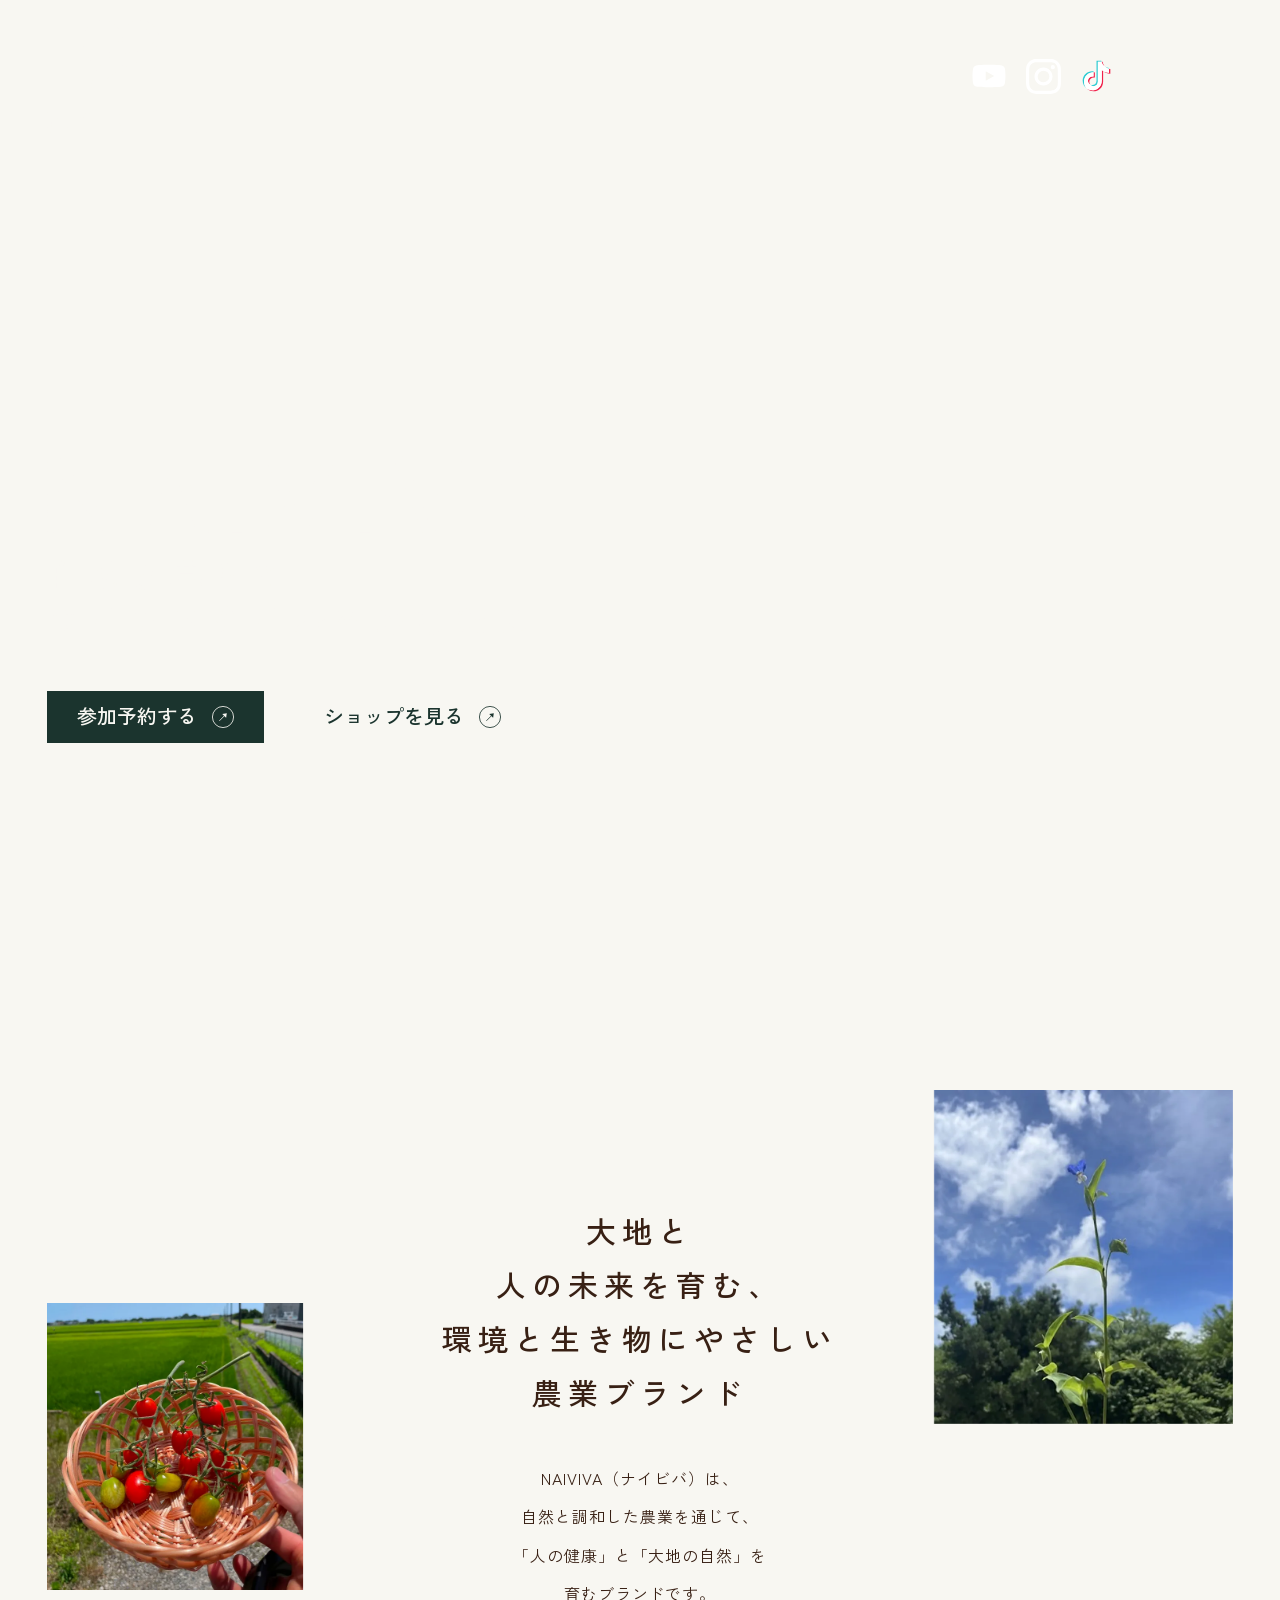
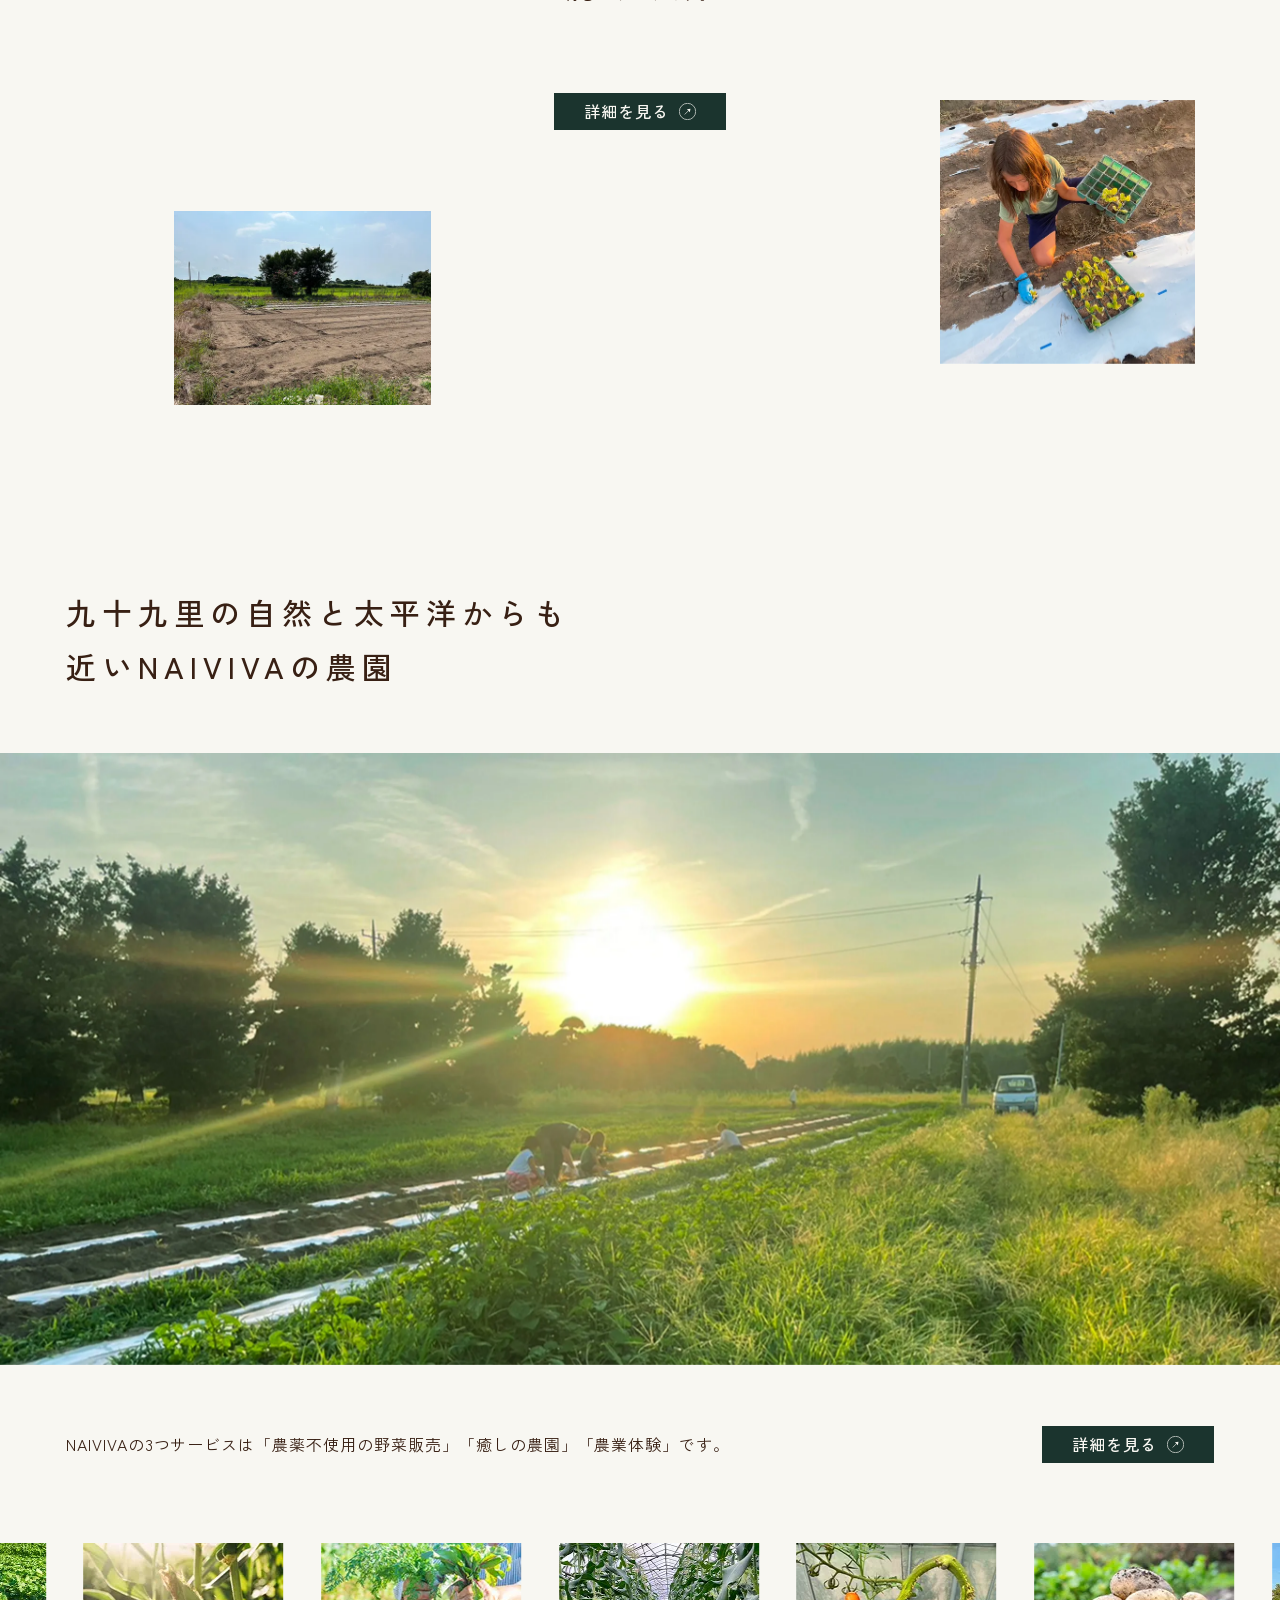
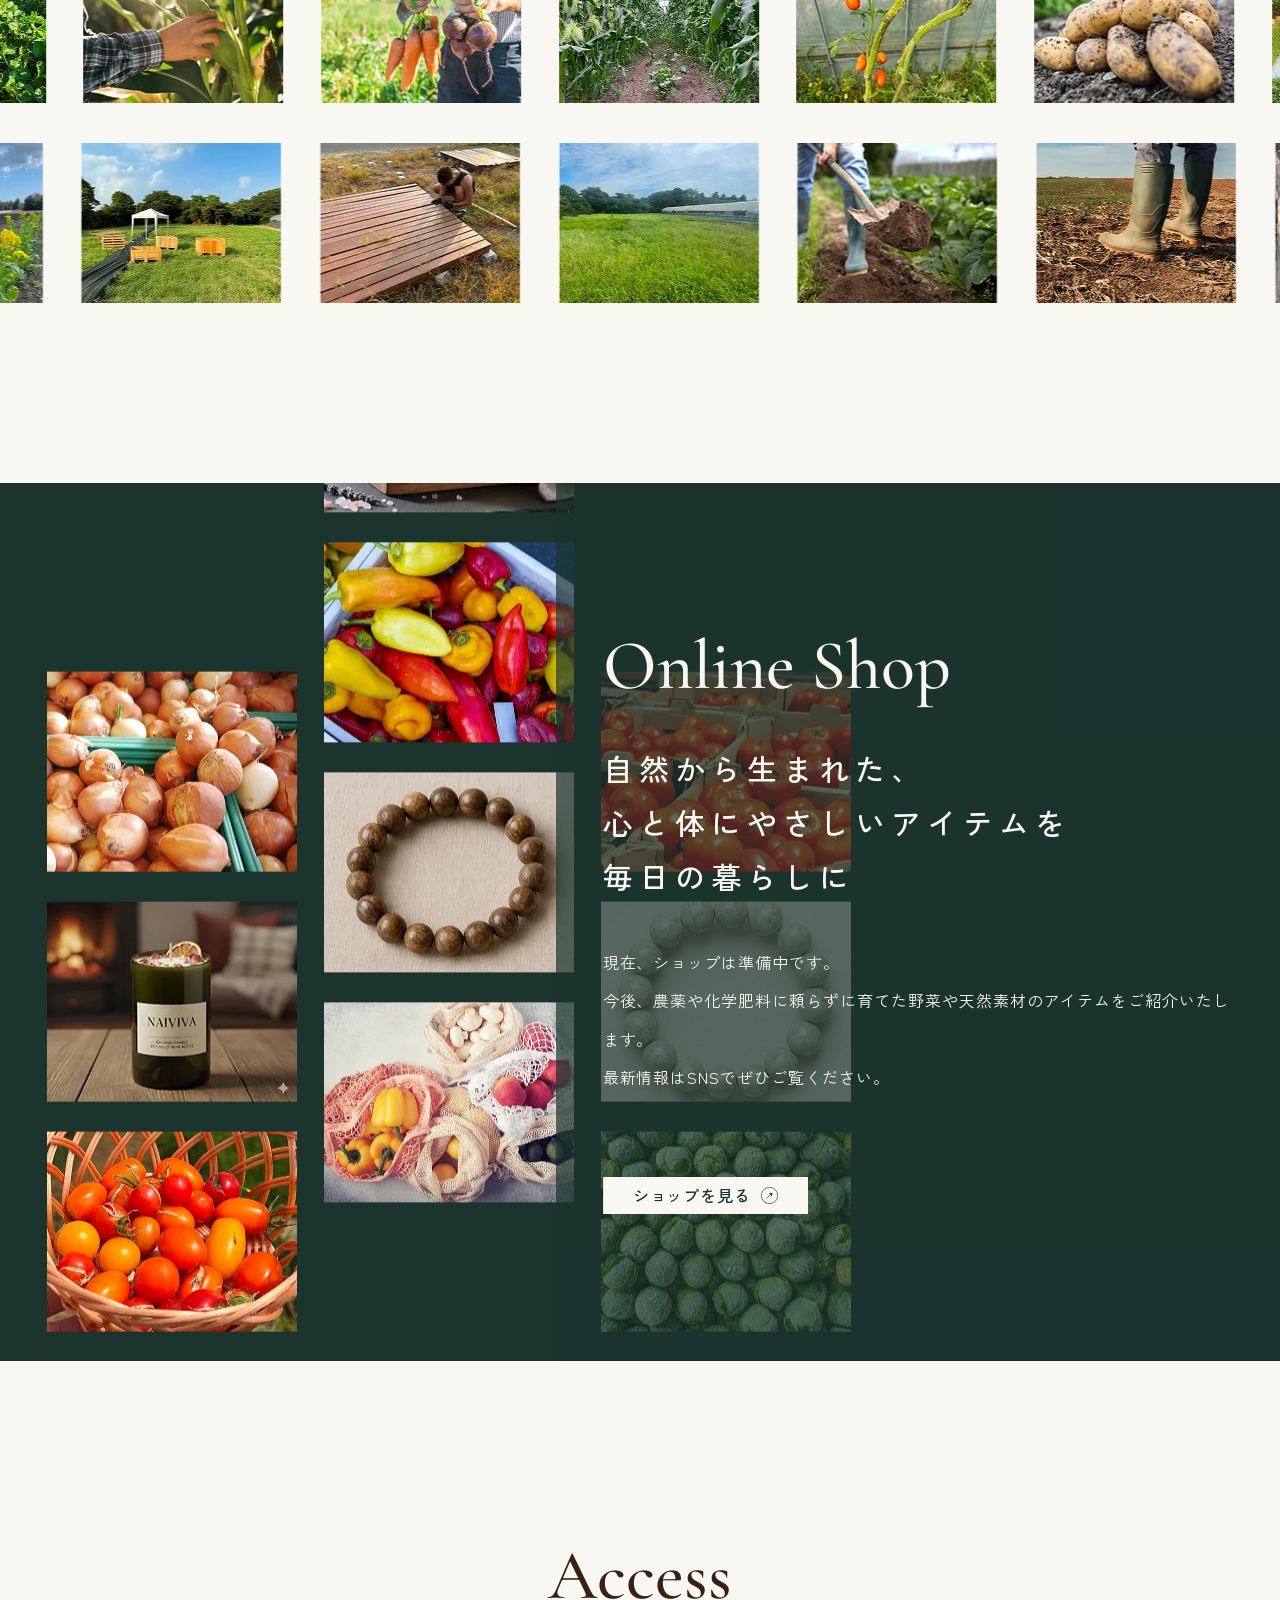
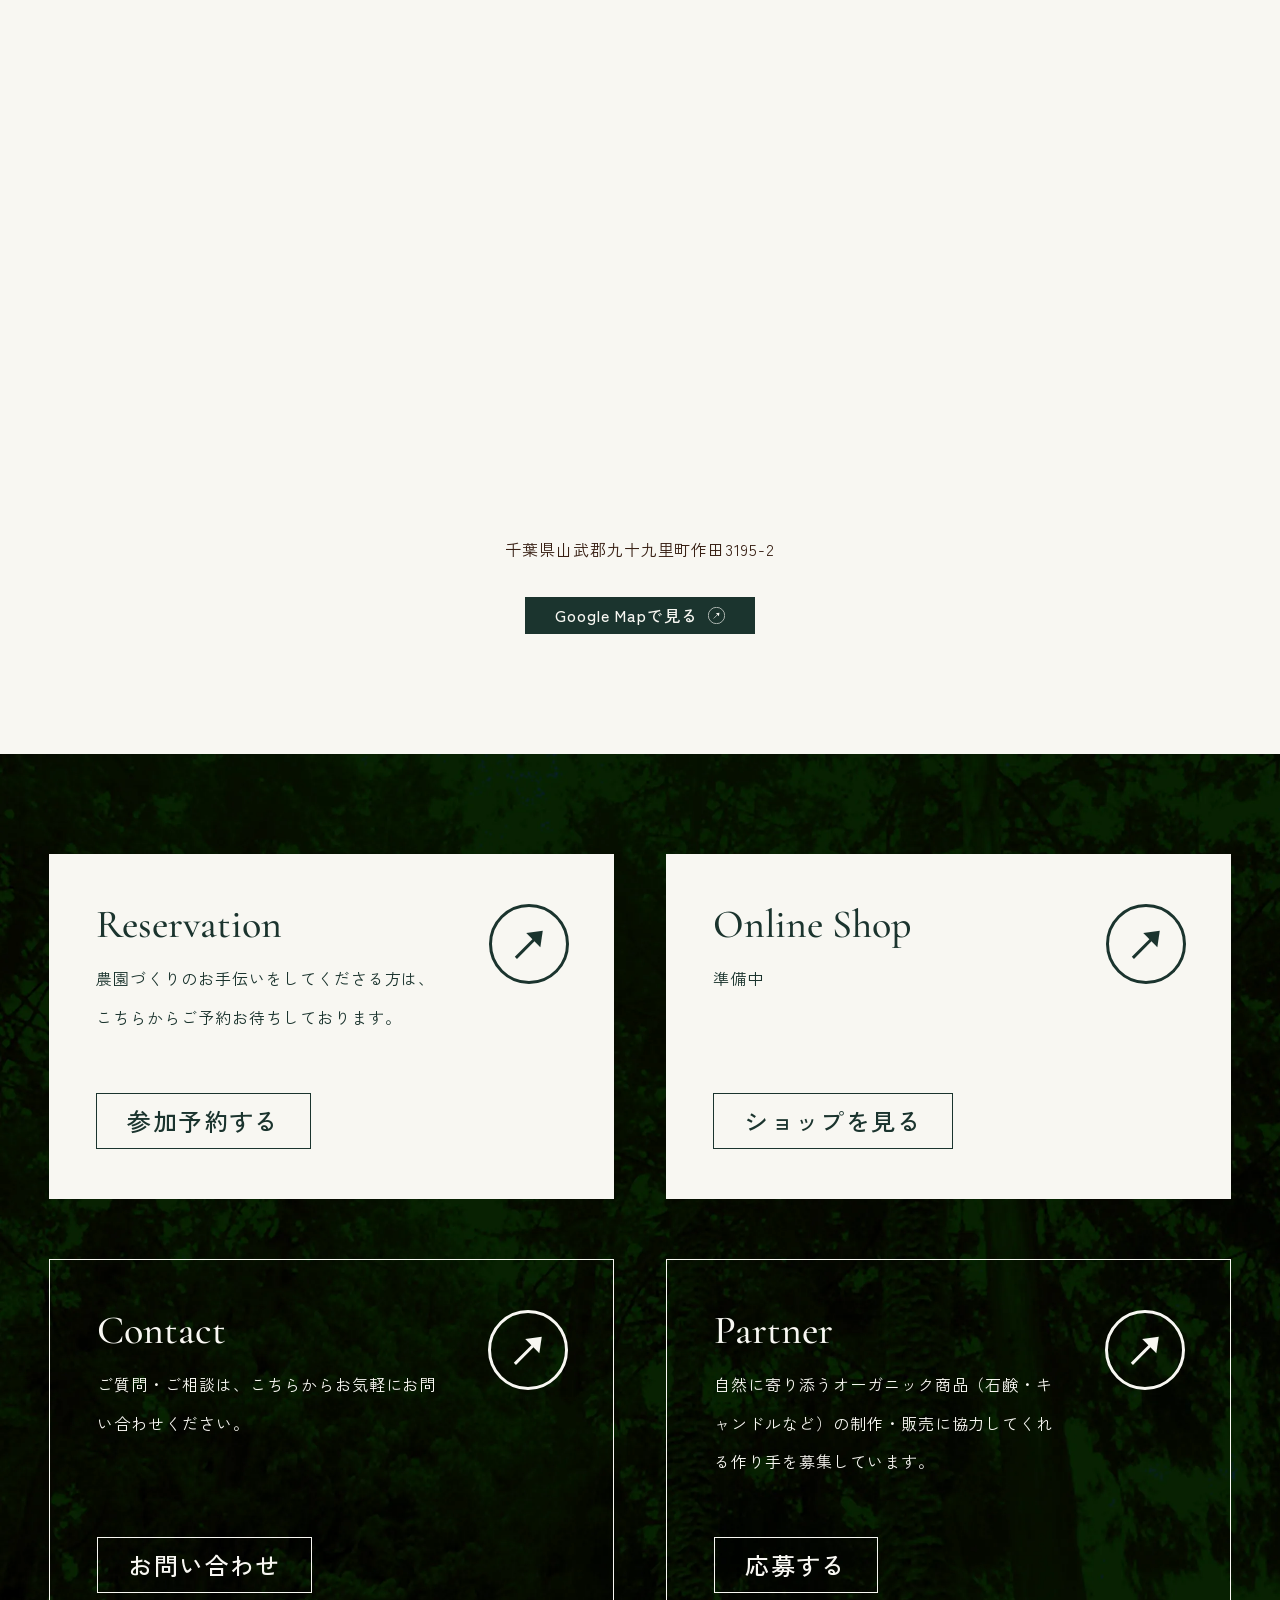
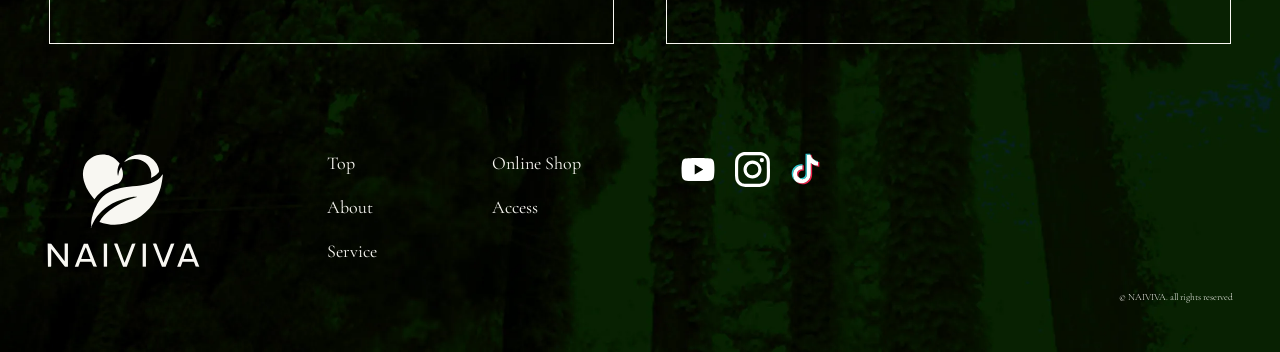
<file: index.html>
<!doctype html>
<html lang="ja">
  <head>
    <meta charset="UTF-8" />
    <meta name="viewport" content="width=device-width, initial-scale=1.0" />
    <meta
      name="description"
      content="NAIVIVA（ナイビバ）は、自然と調和した農業を通じて、「人の健康」と「大地の自然」を育むブランドです。日本では現在、農薬や化学肥料に頼らずに栽培されている農地は全体のわずか0.7％程度です。国は2030年までに25％を目指していますが、まだ道半ばです。NAIVIVAはその一歩を担い、安心できる食と、未来につながる暮らしを広げていきます。"
    />
    <!-- ogp -->
    <meta property="og:url" content="https://naiviva.com" />
    <meta property="og:type" content="website" />
    <meta property="og:title" content="NAIVIVA 公式サイト（ナイビバ）" />
    <meta
      property="og:description"
      content="NAIVIVA（ナイビバ）は、自然と調和した農業を通じて、「人の健康」と「大地の自然」を育むブランドです。日本では現在、農薬や化学肥料に頼らずに栽培されている農地は全体のわずか0.7％程度です。国は2030年までに25％を目指していますが、まだ道半ばです。NAIVIVAはその一歩を担い、安心できる食と、未来につながる暮らしを広げていきます。"
    />
    <meta property="og:site_name" content="NAIVIVA Official Site" />
    <!-- SNS投稿時に表示したい画像 -->
    <meta
      property="og:image"
      content="https://naiviva.com/assets/images/ogphoto.jpg"
    />
    <title>NAIVIVA 公式サイト（ナイビバ）</title>
    <!-- favicon -->
    <link rel="shortcut icon" href="./assets/images/favicon.ico" />
    <!-- iphone-favicon -->
    <link
      rel="apple-touch-icon"
      sizes="180x180"
      href="./assets/images/apple-touch-icon.png"
    />
    <!-- android-favicon -->
    <link
      rel="icon"
      type="image/png"
      href="./assets/images/android-chrome-256x256.png"
    />
    <!-- web font -->
    <link rel="preconnect" href="https://fonts.googleapis.com" />
    <link rel="preconnect" href="https://fonts.gstatic.com" crossorigin />
    <link
      href="https://fonts.googleapis.com/css2?family=Cormorant+Garamond:wght@300..700&family=Zen+Kaku+Gothic+New:wght@400;500&display=swap"
      rel="stylesheet"
    />

    <!-- css -->
    <link rel="stylesheet" href="./assets/css/sanitize.css" />
    <link rel="stylesheet" href="./assets/css/swiper-bundle.min.css" />
    <link rel="stylesheet" href="./assets/css/common.css" />
    <link rel="stylesheet" href="./assets/css/top.css" />
    <script src="./assets/js/main.js" defer></script>
  </head>
  <body class="wrap">
    <div id="container" class="container">
      <!-- Header -->
      <header class="header">
        <h1 class="header__logo">
          <a href="./index.html#container">
            <img
              class="header__logo--img"
              src="./assets/images/naiviva-logo-white.svg"
              alt="NAIVIVAロゴ"
            />
          </a>
        </h1>
        <div class="sns header__sns">
          <a
            href="https://youtube.com/@naiviva_99?si=sEiVEPv_ggrvvuse"
            target="_blank"
            ><img
              class="youtube"
              src="./assets/images/youtube-logo-white.svg"
              alt="YouTube"
          /></a>
          <a
            href="https://www.instagram.com/naiviva99?igsh=MWJoZzA3YzExa2hvZg%3D%3D&utm_source=qr"
            target="_blank"
            ><img
              class="instagram"
              src="./assets/images/instagram-logo-white.svg"
              alt="Instagram"
          /></a>
          <a
            href="https://www.tiktok.com/@naiviva99?_t=ZS-8zt7hDVAsSn&_r=1"
            target="_blank"
            ><img
              class="tiktok"
              src="./assets/images/tiktok-logo-white.svg"
              alt="TikTok"
          /></a>
        </div>
        <div class="menu-btn">
          <span class="menu-btn--before"></span>
          <span class="menu-btn--after"></span>
        </div>
        <!-- Header menu -->
        <div class="header__menu">
          <div class="header__menu-logo">
            <a href="./index.html#container">
              <img
                src="./assets/images/naiviva-word-logo-white.svg"
                alt="NAIVIVAロゴ"
              />
              <p class="header__menu-sub-topic">
                自然と暮らす<br />ライフスタイルをあなたに
              </p>
            </a>
          </div>
          <div class="header__menu-nav">
            <nav class="header__nav">
              <ul class="header__nav-list">
                <li class="header__nav-item">
                  <a href="./about.html">About</a>
                </li>
                <li class="header__nav-item">
                  <a href="./service.html">Service</a>
                </li>
                <li class="header__nav-item">
                  <a href="./index.html#shop">Online Shop</a>
                </li>
                <!-- ↓ 下記は後日追加される予定 -->
                <!-- <li class="header__nav-item">
                  <a href="./stay.html">Stay</a>
                </li> -->
                <!-- <li class="header__nav-item">
                  <a href="./faq.html">Q&A</a>
                </li> -->
                <li class="header__nav-item">
                  <a href="./index.html#access">Access</a>
                </li>
              </ul>
              <ul class="header__nav-list--ja">
                <li class="header__nav-item-ja">
                  <a href="https://lin.ee/Ran6rtq" target="_blank"
                    >参加予約する</a
                  >
                </li>
                <li class="header__nav-item-ja">
                  <a href="https://naiviva.stores.jp" target="_blank"
                    >ショップを見る</a
                  >
                </li>
                <li class="header__nav-item-ja">
                  <a href="https://lin.ee/Ran6rtq" target="_blank"
                    >お問い合わせ</a
                  >
                </li>
              </ul>
            </nav>
            <div class="sns">
              <a
                href="https://youtube.com/@naiviva_99?si=sEiVEPv_ggrvvuse"
                target="_blank"
                ><img
                  class="youtube"
                  src="./assets/images/youtube-logo-white.svg"
                  alt="Youtube"
              /></a>
              <a
                href="https://www.instagram.com/naiviva99?igsh=MWJoZzA3YzExa2hvZg%3D%3D&utm_source=qr"
                target="_blank"
                ><img
                  class="instagram"
                  src="./assets/images/instagram-logo-white.svg"
                  alt="Instagram"
              /></a>
              <a
                href="https://www.tiktok.com/@naiviva99?_t=ZS-8zt7hDVAsSn&_r=1"
                target="_blank"
                ><img
                  class="tiktok"
                  src="./assets/images/tiktok-logo-white.svg"
                  alt="TikTok"
              /></a>
            </div>
          </div>
        </div>
      </header>
      <main class="main">
        <article>
          <!-- Fv -->
          <div class="fv">
            <div class="fv__img-slide">
              <div class="fv__img"></div>
              <div class="fv__img"></div>
              <div class="fv__img"></div>
              <div class="fv__img"></div>
            </div>
            <div class="fv__feature">
              <p class="fv__topic">
                <img
                  src="./assets/images/naiviva-word-logo-white.svg"
                  alt="NAIVIVAロゴ"
                />
              </p>
              <p class="fv__sub-topic">
                自然と暮らす<br />ライフスタイルをあなたに
              </p>
              <div class="fv__btn-list">
                <a
                  href="https://lin.ee/Ran6rtq"
                  target="_blank"
                  class="btn--big btn__primary"
                  >参加予約する</a
                >
                <a
                  href="https://naiviva.stores.jp"
                  target="_blank"
                  class="btn--big btn__secondary"
                  >ショップを見る</a
                >
              </div>
            </div>
          </div>
          <!-- About -->
          <section id="about" class="section section--about">
            <div class="about__picture--upper">
              <img
                class="about__picture01 fadein"
                src="./assets/images/about01.webp"
                alt=""
              />
              <img
                class="about__picture02 fadein"
                src="./assets/images/about02.webp"
                alt=""
              />
            </div>
            <div class="about__txt">
              <h2 class="section__sub-topic about__sub-topic">
                大地と<br />人の未来を育む、<br />環境と生き物にやさしい<br />農業ブランド
              </h2>
              <div class="section__description-group about__description-group">
                <p class="section__description about__description">
                  NAIVIVA（ナイビバ）は、<br />自然と調和した農業を通じて、<br />「人の健康」と「大地の自然」を<br />育むブランドです。
                </p>
              </div>

              <a href="./about.html" class="btn--small btn__primary"
                >詳細を見る</a
              >
            </div>
            <div class="about__picture--lower">
              <img
                class="about__picture03 fadein"
                src="./assets/images/about03.webp"
                alt=""
              />
              <img
                class="about__picture04 fadein"
                src="./assets/images/about04.webp"
                alt=""
              />
            </div>
          </section>
          <!-- Service(Experience) -->
          <section id="experience" class="section">
            <div class="experience__feature">
              <div class="experience__topic">
                <h2 class="section__sub-topic">
                  九十九里の自然と太平洋からも<br />近いNAIVIVAの農園
                </h2>
              </div>
              <div class="experience__picture fadein">
                <img src="./assets/images/experience-top.webp" alt="Service" />
              </div>
              <div class="experience__detail">
                <div class="section__description-group">
                  <p class="section__description">
                    NAIVIVAの3つサービスは「農薬不使用の野菜販売」「癒しの農園」「農業体験」です。
                  </p>
                </div>
                <a href="./service.html" class="btn--small btn__primary"
                  >詳細を見る</a
                >
              </div>
            </div>
            <!-- Experience slider -->
            <div class="swiper swiper--experience">
              <ul class="swiper-wrapper swiper-wrapper--experience">
                <li class="swiper-slide swiper-slide--experience">
                  <img
                    src="./assets/images/experience/experience-slider-up01.webp"
                    alt=""
                  />
                </li>
                <li class="swiper-slide swiper-slide--experience">
                  <img
                    src="./assets/images/experience/experience-slider-up02.webp"
                    alt=""
                  />
                </li>
                <li class="swiper-slide swiper-slide--experience">
                  <img
                    src="./assets/images/experience/experience-slider-up03.webp"
                    alt=""
                  />
                </li>
                <li class="swiper-slide swiper-slide--experience">
                  <img
                    src="./assets/images/experience/experience-slider-up04.webp"
                    alt=""
                  />
                </li>
                <li class="swiper-slide swiper-slide--experience">
                  <img
                    src="./assets/images/experience/experience-slider-up05.webp"
                    alt=""
                  />
                </li>
                <li class="swiper-slide swiper-slide--experience">
                  <img
                    src="./assets/images/experience/experience-slider-up06.webp"
                    alt=""
                  />
                </li>
                <li class="swiper-slide swiper-slide--experience">
                  <img
                    src="./assets/images/experience/experience-slider-up07.webp"
                    alt=""
                  />
                </li>
                <li class="swiper-slide swiper-slide--experience">
                  <img
                    src="./assets/images/experience/experience-slider-up08.webp"
                    alt=""
                  />
                </li>
                <li class="swiper-slide swiper-slide--experience">
                  <img
                    src="./assets/images/experience/experience-slider-up09.webp"
                    alt=""
                  />
                </li>
                <li class="swiper-slide swiper-slide--experience">
                  <img
                    src="./assets/images/experience/experience-slider-up01.webp"
                    alt=""
                  />
                </li>
                <li class="swiper-slide swiper-slide--experience">
                  <img
                    src="./assets/images/experience/experience-slider-up02.webp"
                    alt=""
                  />
                </li>
                <li class="swiper-slide swiper-slide--experience">
                  <img
                    src="./assets/images/experience/experience-slider-up03.webp"
                    alt=""
                  />
                </li>
                <li class="swiper-slide swiper-slide--experience">
                  <img
                    src="./assets/images/experience/experience-slider-up04.webp"
                    alt=""
                  />
                </li>
                <li class="swiper-slide swiper-slide--experience">
                  <img
                    src="./assets/images/experience/experience-slider-up05.webp"
                    alt=""
                  />
                </li>
                <li class="swiper-slide swiper-slide--experience">
                  <img
                    src="./assets/images/experience/experience-slider-up06.webp"
                    alt=""
                  />
                </li>
                <li class="swiper-slide swiper-slide--experience">
                  <img
                    src="./assets/images/experience/experience-slider-up07.webp"
                    alt=""
                  />
                </li>
                <li class="swiper-slide swiper-slide--experience">
                  <img
                    src="./assets/images/experience/experience-slider-up08.webp"
                    alt=""
                  />
                </li>
                <li class="swiper-slide swiper-slide--experience">
                  <img
                    src="./assets/images/experience/experience-slider-up09.webp"
                    alt=""
                  />
                </li>
              </ul>
            </div>
            <div class="swiper swiper--experience" dir="rtl">
              <ul class="swiper-wrapper swiper-wrapper--experience">
                <li class="swiper-slide swiper-slide--experience">
                  <img
                    src="./assets/images/experience/experience-slider-down01.webp"
                    alt=""
                  />
                </li>
                <li class="swiper-slide swiper-slide--experience">
                  <img
                    src="./assets/images/experience/experience-slider-down02.webp"
                    alt=""
                  />
                </li>
                <li class="swiper-slide swiper-slide--experience">
                  <img
                    src="./assets/images/experience/experience-slider-down03.webp"
                    alt=""
                  />
                </li>
                <li class="swiper-slide swiper-slide--experience">
                  <img
                    src="./assets/images/experience/experience-slider-down04.webp"
                    alt=""
                  />
                </li>
                <li class="swiper-slide swiper-slide--experience">
                  <img
                    src="./assets/images/experience/experience-slider-down05.webp"
                    alt=""
                  />
                </li>
                <li class="swiper-slide swiper-slide--experience">
                  <img
                    src="./assets/images/experience/experience-slider-down06.webp"
                    alt=""
                  />
                </li>
                <li class="swiper-slide swiper-slide--experience">
                  <img
                    src="./assets/images/experience/experience-slider-down07.webp"
                    alt=""
                  />
                </li>
                <li class="swiper-slide swiper-slide--experience">
                  <img
                    src="./assets/images/experience/experience-slider-down01.webp"
                    alt=""
                  />
                </li>
                <li class="swiper-slide swiper-slide--experience">
                  <img
                    src="./assets/images/experience/experience-slider-down02.webp"
                    alt=""
                  />
                </li>
                <li class="swiper-slide swiper-slide--experience">
                  <img
                    src="./assets/images/experience/experience-slider-down03.webp"
                    alt=""
                  />
                </li>
                <li class="swiper-slide swiper-slide--experience">
                  <img
                    src="./assets/images/experience/experience-slider-down04.webp"
                    alt=""
                  />
                </li>
                <li class="swiper-slide swiper-slide--experience">
                  <img
                    src="./assets/images/experience/experience-slider-down05.webp"
                    alt=""
                  />
                </li>
                <li class="swiper-slide swiper-slide--experience">
                  <img
                    src="./assets/images/experience/experience-slider-down06.webp"
                    alt=""
                  />
                </li>
                <li class="swiper-slide swiper-slide--experience">
                  <img
                    src="./assets/images/experience/experience-slider-down07.webp"
                    alt=""
                  />
                </li>
              </ul>
            </div>
          </section>
          <!-- Online shop -->
          <section id="shop" class="section section--shop">
            <div class="shop__feature">
              <h2 class="section__topic shop__topic">Online Shop</h2>
              <h3 class="section__sub-topic shop__sub-topic">
                自然から生まれた、<br />心と体にやさしいアイテムを<br />毎日の暮らしに
              </h3>
              <div class="section__description-group shop__description">
                <p class="section__description">
                  現在、ショップは準備中です。<br />今後、農薬や化学肥料に頼らずに育てた野菜や天然素材のアイテムをご紹介いたします。<br />最新情報はSNSでぜひご覧ください。
                </p>
              </div>
              <a
                href="https://naiviva.stores.jp"
                target="_blank"
                class="btn--small btn__secondary"
                >ショップを見る</a
              >
            </div>
            <!-- Shop parallax -->
            <div class="shop__slider">
              <ul class="shop-slide__list slide-btt">
                <li class="shop-slide__item">
                  <img src="./assets/images/shop/shop1-01.webp" alt="" />
                </li>
                <li class="shop-slide__item">
                  <img src="./assets/images/shop/shop1-02.webp" alt="" />
                </li>
                <li class="shop-slide__item">
                  <img src="./assets/images/shop/shop1-03.webp" alt="" />
                </li>
                <li class="shop-slide__item">
                  <img src="./assets/images/shop/shop1-04.webp" alt="" />
                </li>
                <li class="shop-slide__item">
                  <img src="./assets/images/shop/shop1-05.webp" alt="" />
                </li>
              </ul>
              <ul class="shop-slide__list slide-ttb">
                <li class="shop-slide__item">
                  <img src="./assets/images/shop/shop2-01.webp" alt="" />
                </li>
                <li class="shop-slide__item">
                  <img src="./assets/images/shop/shop2-02.webp" alt="" />
                </li>
                <li class="shop-slide__item">
                  <img src="./assets/images/shop/shop2-03.webp" alt="" />
                </li>
                <li class="shop-slide__item">
                  <img src="./assets/images/shop/shop2-04.webp" alt="" />
                </li>
                <li class="shop-slide__item">
                  <img src="./assets/images/shop/shop2-05.webp" alt="" />
                </li>
              </ul>
              <ul class="shop-slide__list slide-btt">
                <li class="shop-slide__item">
                  <img src="./assets/images/shop/shop3-01.webp" alt="" />
                </li>
                <li class="shop-slide__item">
                  <img src="./assets/images/shop/shop3-02.webp" alt="" />
                </li>
                <li class="shop-slide__item">
                  <img src="./assets/images/shop/shop3-03.webp" alt="" />
                </li>
                <li class="shop-slide__item">
                  <img src="./assets/images/shop/shop3-04.webp" alt="" />
                </li>
                <li class="shop-slide__item">
                  <img src="./assets/images/shop/shop3-05.webp" alt="" />
                </li>
              </ul>
            </div>
          </section>
        </article>
      </main>
      <!-- Footer -->
      <footer class="section--footer">
        <!-- Access -->
        <section id="access" class="section section--access">
          <h2 class="section__topic access__topic">Access</h2>
          <!-- GoogleMapのURL -->
          <div class="access__feature">
            <iframe
              class="map"
              src="https://www.google.com/maps/embed?pb=!1m17!1m12!1m3!1d3245.973892275884!2d140.44482127578203!3d35.55434697262846!2m3!1f0!2f0!3f0!3m2!1i1024!2i768!4f13.1!3m2!1m1!2zMzXCsDMzJzE1LjciTiAxNDDCsDI2JzUwLjYiRQ!5e0!3m2!1sja!2sjp!4v1758899732726!5m2!1sja!2sjp"
              style="border: 0"
              allowfullscreen=""
              loading="lazy"
              referrerpolicy="no-referrer-when-downgrade"
            ></iframe>
            <p class="address">千葉県山武郡九十九里町作田3195-2</p>
            <a
              href="https://maps.app.goo.gl/vRLjEVonvgdHXWAR7"
              target="_blank"
              class="btn--small btn__primary"
              >Google Mapで見る</a
            >
          </div>
        </section>
        <!-- Footer -->
        <div class="footer">
          <div class="footer__upper">
            <div class="footer-box">
              <!-- Reservation -->
              <a
                href="https://lin.ee/Ran6rtq"
                target="_blank"
                id="footer__reservation"
                class="footer-box--white"
              >
                <div class="footer-box__feature footer-box__feature--upper">
                  <div class="footer-box-txt">
                    <h2 class="footer-box__topic">Reservation</h2>
                    <p class="footer-box__description">
                      農園づくりのお手伝いをしてくださる方は、こちらからご予約お待ちしております。
                    </p>
                  </div>
                  <p class="footer-box__link--green">参加予約する</p>
                </div>
                <img
                  class="btn--footer"
                  src="./assets/images/btn-arrow-green.svg"
                  alt=""
                />
              </a>
              <!-- Online Shop -->
              <a
                href="https://naiviva.stores.jp"
                target="_blank"
                id="footer__shop"
                class="footer-box--white"
              >
                <div class="footer-box__feature footer-box__feature--upper">
                  <div class="footer-box-txt">
                    <h2 class="footer-box__topic">Online Shop</h2>
                    <p class="footer-box__description">準備中</p>
                  </div>
                  <p class="footer-box__link--green">ショップを見る</p>
                </div>
                <img
                  class="btn--footer"
                  src="./assets/images/btn-arrow-green.svg"
                  alt=""
                />
              </a>
            </div>
            <div class="footer-box">
              <!-- Contact -->
              <a
                href="https://lin.ee/Ran6rtq"
                target="_blank"
                id="footer__contact"
                class="footer-box--green"
              >
                <div class="footer-box__feature footer-box__feature--lower">
                  <div class="footer-box-txt">
                    <h2 class="footer-box__topic">Contact</h2>
                    <p class="footer-box__description">
                      ご質問・ご相談は、こちらからお気軽にお問い合わせください。
                    </p>
                  </div>
                  <p class="footer-box__link--white">お問い合わせ</p>
                </div>
                <img
                  class="btn--footer"
                  src="./assets/images/btn-arrow-yellow.svg"
                  alt=""
                />
              </a>
              <!-- Partner -->
              <a
                href="https://lin.ee/Ran6rtq"
                target="_blank"
                id="footer__partner"
                class="footer-box--green"
              >
                <div class="footer-box__feature footer-box__feature--lower">
                  <div class="footer-box-txt">
                    <h2 class="footer-box__topic">Partner</h2>
                    <p class="footer-box__description">
                      自然に寄り添うオーガニック商品（石鹸・キャンドルなど）の制作・販売に協力してくれる作り手を募集しています。
                    </p>
                  </div>
                  <p class="footer-box__link--white">応募する</p>
                </div>
                <img
                  class="btn--footer"
                  src="./assets/images/btn-arrow-yellow.svg"
                  alt=""
                />
              </a>
            </div>
          </div>
          <div class="footer__lower">
            <div class="footer__lower--left">
              <h2 class="footer__logo">
                <a href="./index.html#container">
                  <img
                    src="./assets/images/naiviva-logo-white.svg"
                    alt="NAIVIVAロゴ"
                  />
                </a>
              </h2>
              <div class="footer__feature">
                <div class="footer__nav">
                  <div class="footer__nav-list">
                    <a href="./index.html">Top</a>
                    <a href="./about.html">About</a>
                    <a href="./service.html">Service</a>
                  </div>
                  <div class="footer__nav-list">
                    <a href="./index.html#shop">Online Shop</a>
                    <!-- <a href="./stay.html">Stay</a> -->
                    <!-- <a href="./faq.html">Q&A</a> -->
                    <a href="#access">Access</a>
                  </div>
                </div>
                <div class="sns sns--footer">
                  <a
                    href="https://youtube.com/@naiviva_99?si=sEiVEPv_ggrvvuse"
                    target="_blank"
                    ><img
                      class="youtube"
                      src="./assets/images/youtube-logo-white.svg"
                      alt="YouTube"
                  /></a>
                  <a
                    href="https://www.instagram.com/naiviva99?igsh=MWJoZzA3YzExa2hvZg%3D%3D&utm_source=qr"
                    target="_blank"
                    ><img
                      class="instagram"
                      src="./assets/images/instagram-logo-white.svg"
                      alt="Instagram"
                  /></a>
                  <a
                    href="https://www.tiktok.com/@naiviva99?_t=ZS-8zt7hDVAsSn&_r=1"
                    target="_blank"
                    ><img
                      class="tiktok"
                      src="./assets/images/tiktok-logo-white.svg"
                      alt="TikTok"
                  /></a>
                </div>
              </div>
            </div>
            <div class="small">
              <small>&copy; NAIVIVA. all rights reserved</small>
            </div>
          </div>
        </div>
      </footer>
    </div>
    <script src="./assets/js/swiper-bundle.min.js"></script>
  </body>
</html>
</file>
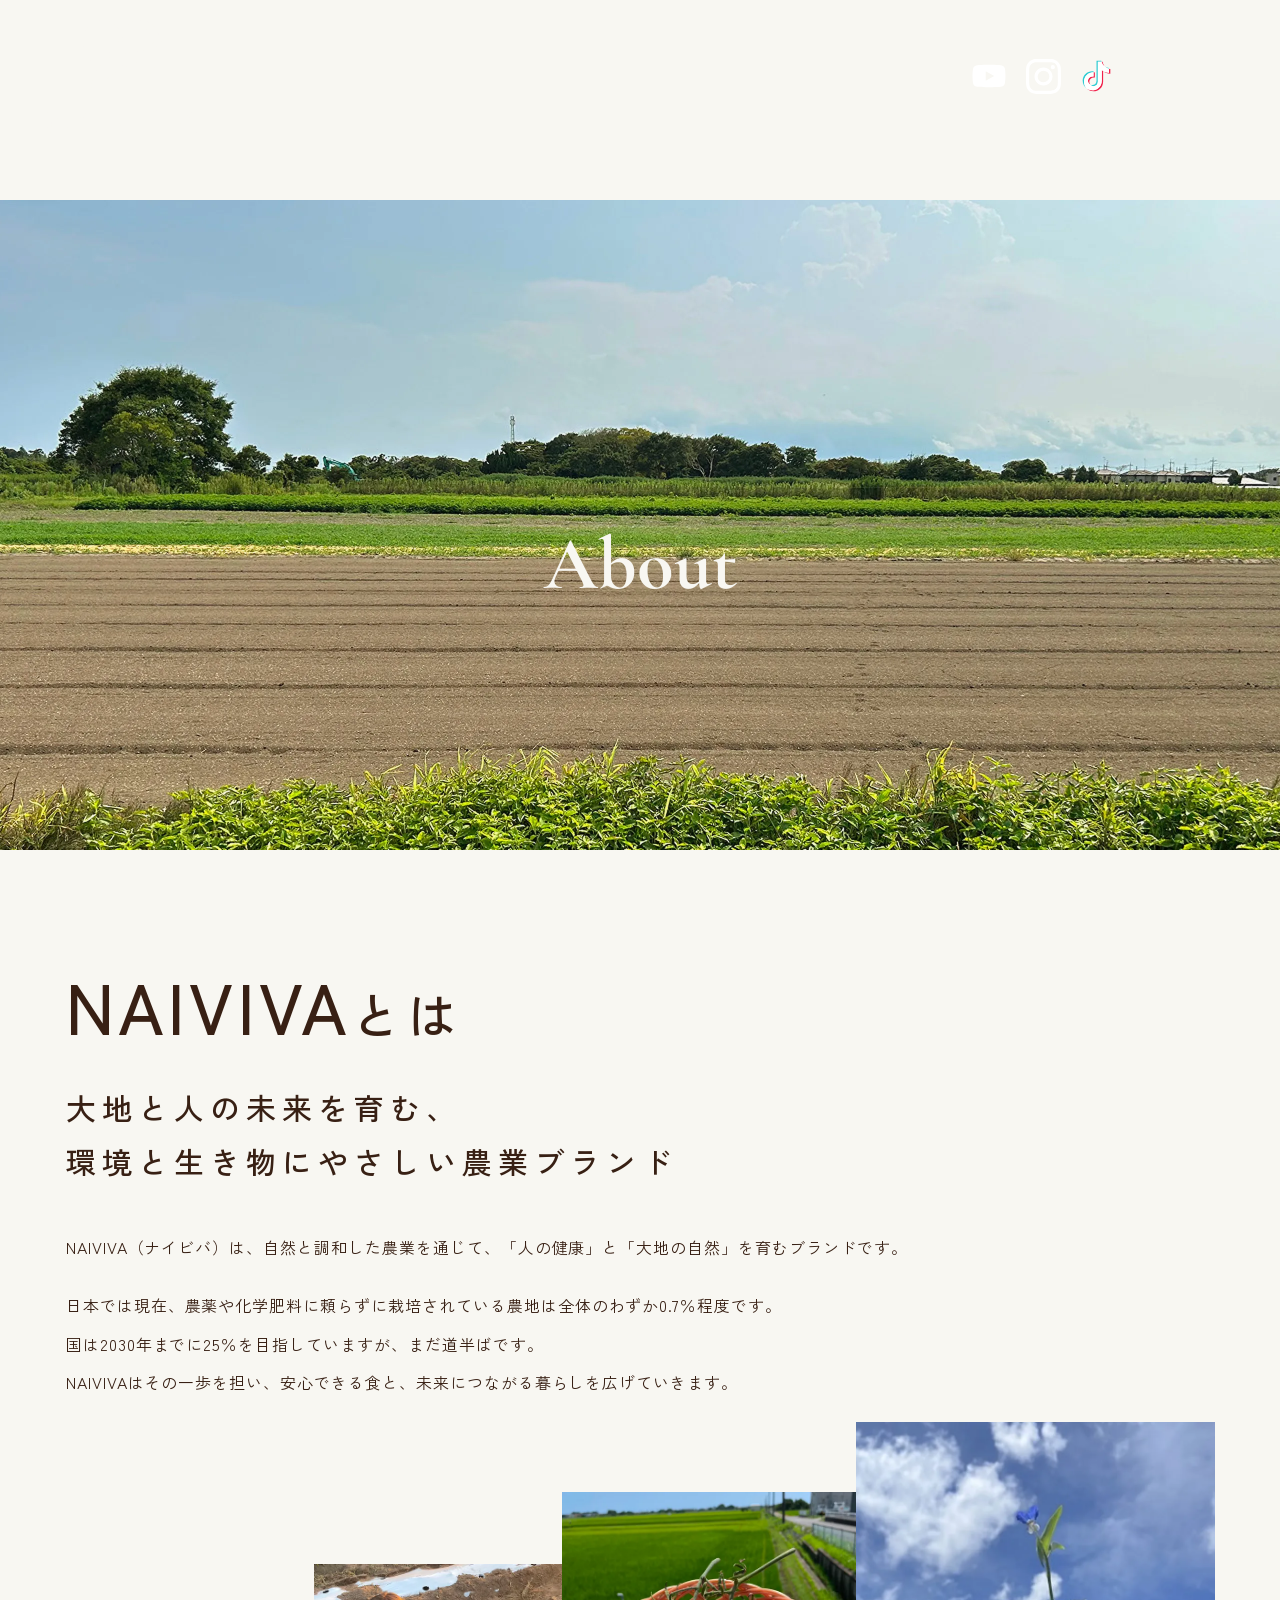
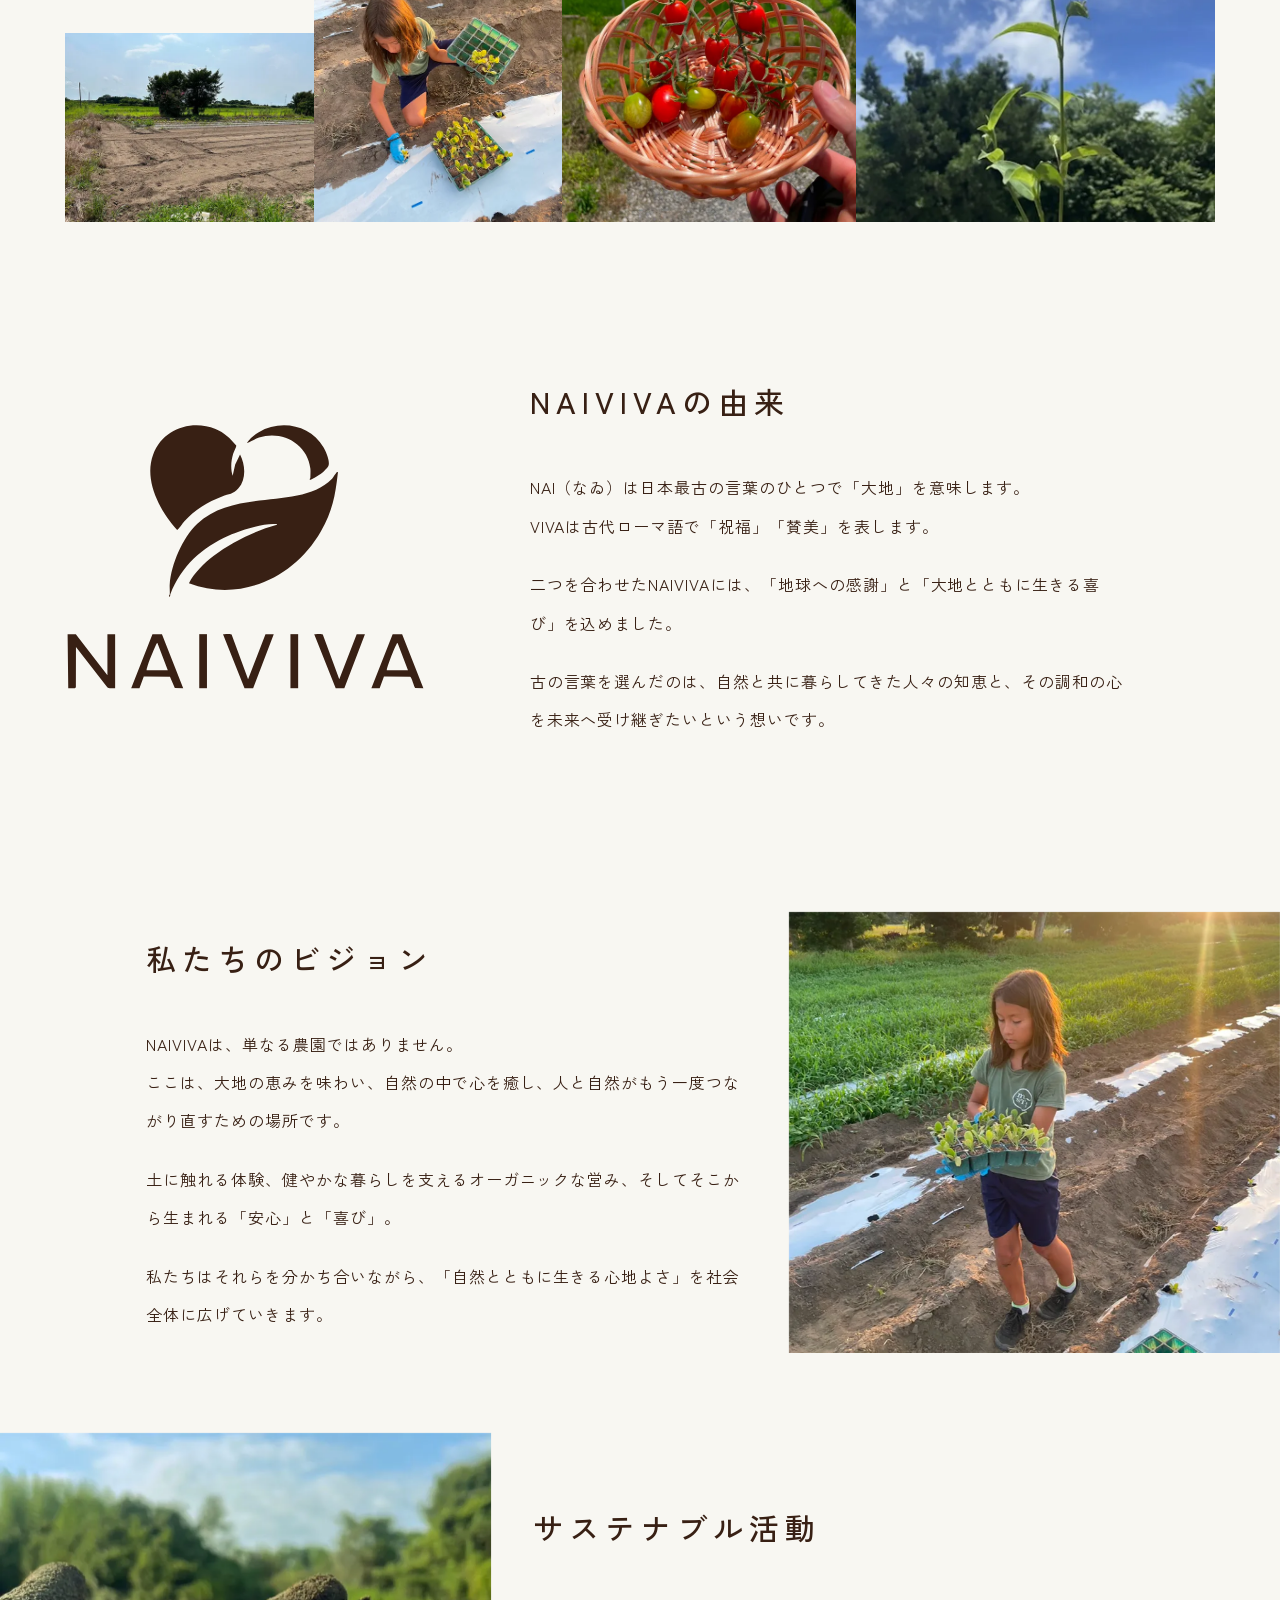
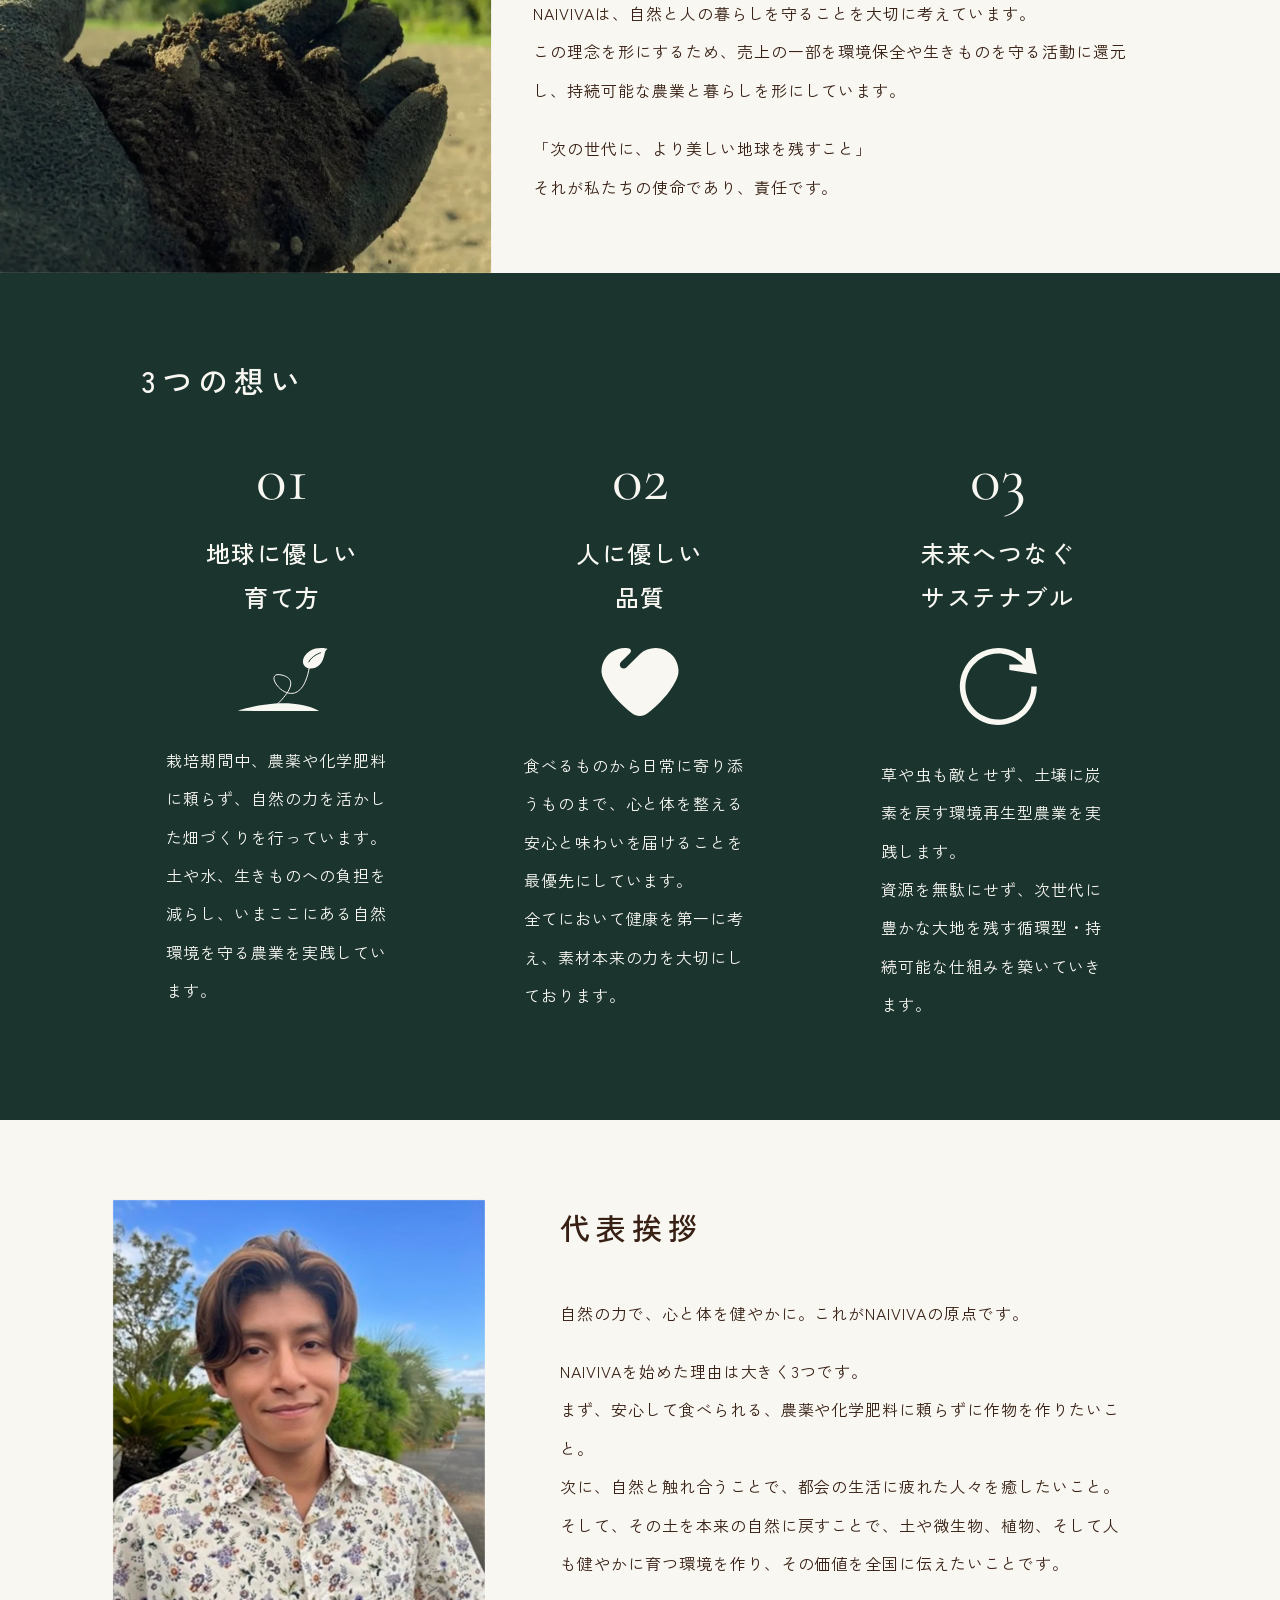
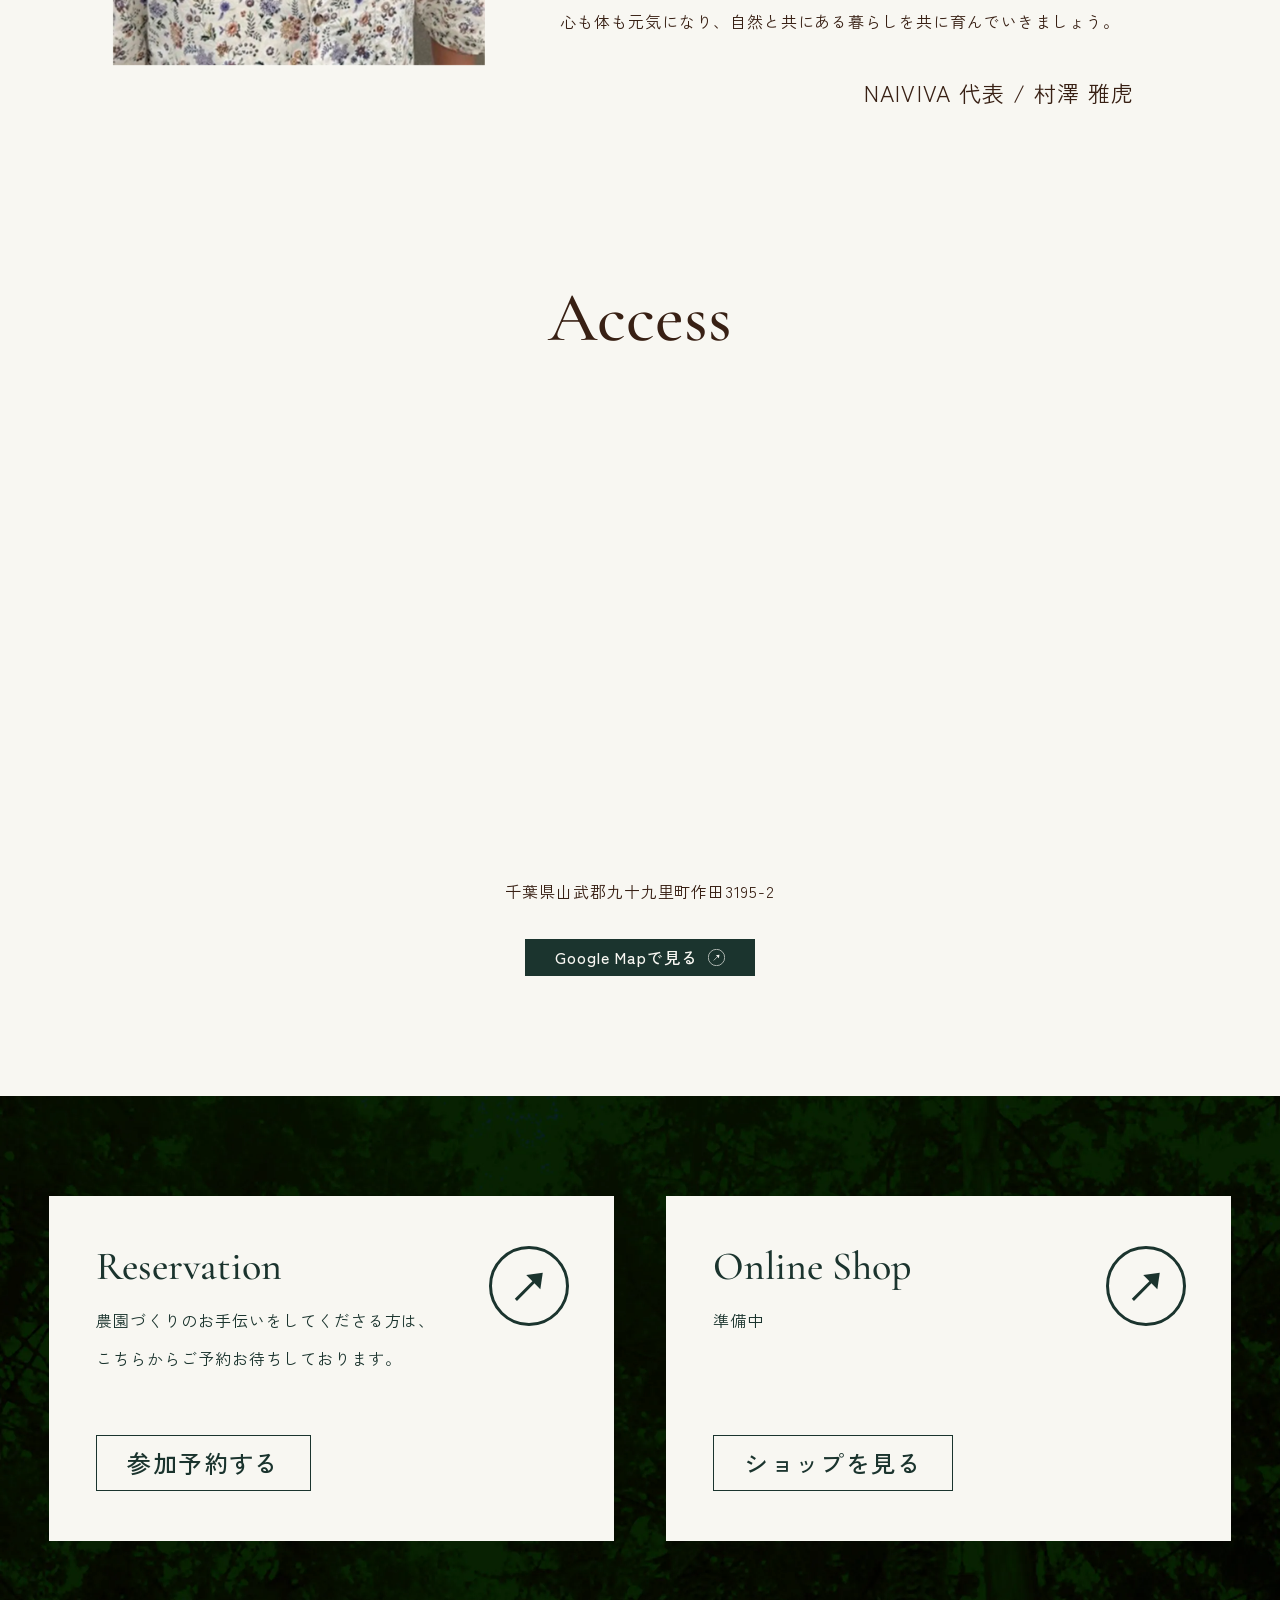
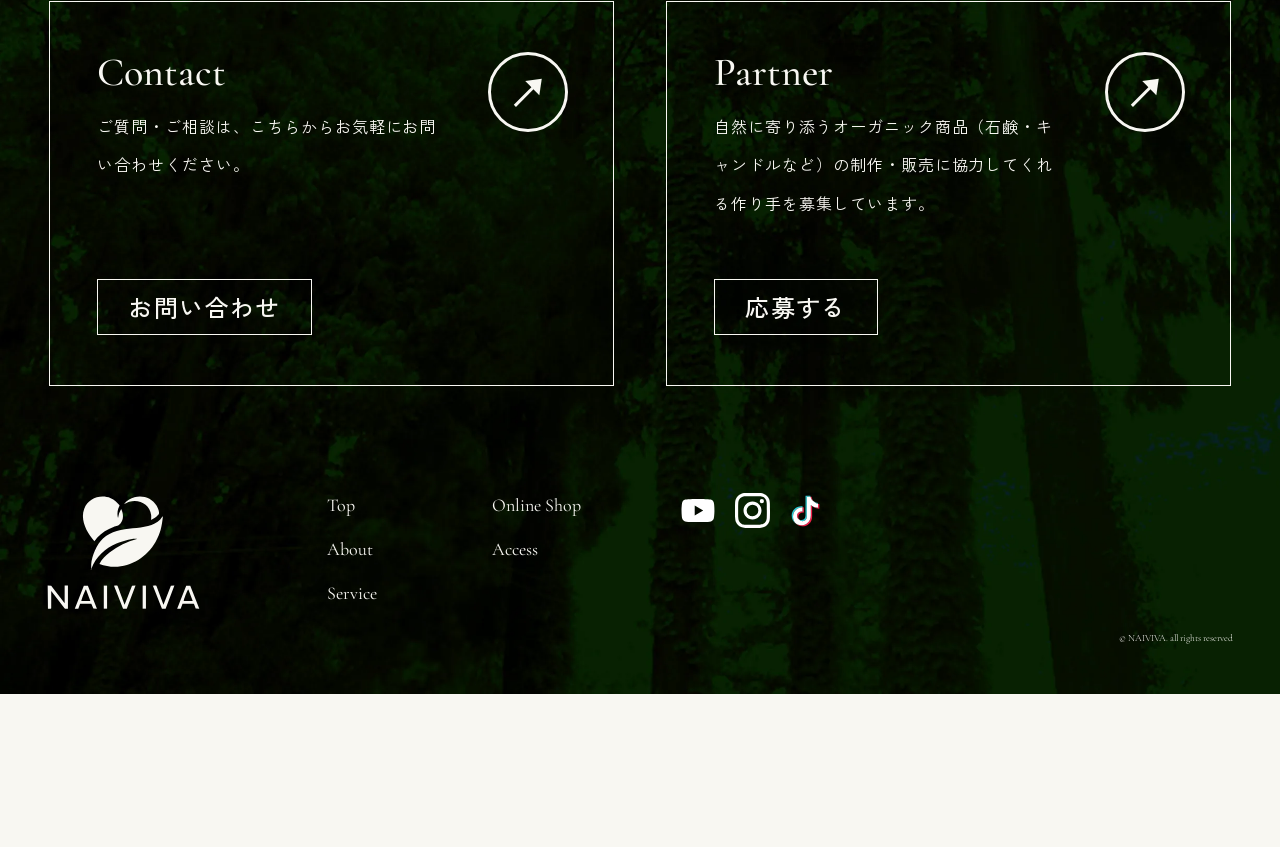
<file: about.html>
<!doctype html>
<html lang="ja">
  <head>
    <meta charset="UTF-8" />
    <meta name="viewport" content="width=device-width, initial-scale=1.0" />
    <meta
      name="description"
      content="NAIVIVA（ナイビバ）は、自然と調和した農業を通じて、「人の健康」と「大地の自然」を育むブランドです。日本では現在、農薬や化学肥料に頼らずに栽培されている農地は全体のわずか0.7％程度です。国は2030年までに25％を目指していますが、まだ道半ばです。NAIVIVAはその一歩を担い、安心できる食と、未来につながる暮らしを広げていきます。"
    />
    <!-- ogp -->
    <meta property="og:url" content="https://naiviva.com/about.html" />
    <meta property="og:type" content="website" />
    <meta
      property="og:title"
      content="About | NAIVIVA 公式サイト（ナイビバ）"
    />
    <meta
      property="og:description"
      content="NAIVIVA（ナイビバ）は、自然と調和した農業を通じて、「人の健康」と「大地の自然」を育むブランドです。日本では現在、農薬や化学肥料に頼らずに栽培されている農地は全体のわずか0.7％程度です。国は2030年までに25％を目指していますが、まだ道半ばです。NAIVIVAはその一歩を担い、安心できる食と、未来につながる暮らしを広げていきます。"
    />
    <meta property="og:site_name" content="NAIVIVA Official Site" />
    <!-- SNS投稿時に表示したい画像 -->
    <meta
      property="og:image"
      content="https://naiviva.com/assets/images/ogphoto.jpg"
    />
    <title>About | NAIVIVA 公式サイト（ナイビバ）</title>
    <!-- favicon -->
    <link rel="shortcut icon" href="./assets/images/favicon.ico" />
    <!-- iphone-favicon -->
    <link
      rel="apple-touch-icon"
      sizes="180x180"
      href="./assets/images/apple-touch-icon.png"
    />
    <!-- android-favicon -->
    <link
      rel="icon"
      type="image/png"
      href="./assets/images/android-chrome-256x256.png"
    />
    <!-- web font -->
    <link rel="preconnect" href="https://fonts.googleapis.com" />
    <link rel="preconnect" href="https://fonts.gstatic.com" crossorigin />
    <link
      href="https://fonts.googleapis.com/css2?family=Cormorant+Garamond:wght@300..700&family=Zen+Kaku+Gothic+New:wght@400;500&display=swap"
      rel="stylesheet"
    />

    <!-- css -->
    <link rel="stylesheet" href="./assets/css/sanitize.css" />
    <link rel="stylesheet" href="./assets/css/common.css" />
    <link rel="stylesheet" href="./assets/css/about.css" />
    <script src="./assets/js/main.js" defer></script>
  </head>
  <body class="wrap">
    <div id="container" class="container">
      <!-- Header -->
      <header class="header">
        <h1 class="header__logo">
          <a href="./index.html#container">
            <img
              class="header__logo--img"
              src="./assets/images/naiviva-logo-white.svg"
              alt="NAIVIVAロゴ"
            />
          </a>
        </h1>
        <div class="sns header__sns">
          <a
            href="https://youtube.com/@naiviva_99?si=sEiVEPv_ggrvvuse"
            target="_blank"
            ><img
              class="youtube"
              src="./assets/images/youtube-logo-white.svg"
              alt="YouTube"
          /></a>
          <a
            href="https://www.instagram.com/naiviva99?igsh=MWJoZzA3YzExa2hvZg%3D%3D&utm_source=qr"
            target="_blank"
            ><img
              class="instagram"
              src="./assets/images/instagram-logo-white.svg"
              alt="Instagram"
          /></a>
          <a
            href="https://www.tiktok.com/@naiviva99?_t=ZS-8zt7hDVAsSn&_r=1"
            target="_blank"
            ><img
              class="tiktok"
              src="./assets/images/tiktok-logo-white.svg"
              alt="TikTok"
          /></a>
        </div>
        <div class="menu-btn">
          <span class="menu-btn--before"></span>
          <span class="menu-btn--after"></span>
        </div>
        <!-- Header menu -->
        <div class="header__menu">
          <div class="header__menu-logo">
            <a href="./index.html#container">
              <img
                src="./assets/images/naiviva-word-logo-white.svg"
                alt="NAIVIVAロゴ"
              />
              <p class="header__menu-sub-topic">
                自然と暮らす<br />ライフスタイルをあなたに
              </p>
            </a>
          </div>
          <div class="header__menu-nav">
            <nav class="header__nav">
              <ul class="header__nav-list">
                <li class="header__nav-item">
                  <a href="./about.html">About</a>
                </li>
                <li class="header__nav-item">
                  <a href="./service.html">Service</a>
                </li>
                <li class="header__nav-item">
                  <a href="./index.html#shop">Online Shop</a>
                </li>
                <!-- ↓ 下記は後日追加される予定 -->
                <!-- <li class="header__nav-item">
                  <a href="./stay.html">Stay</a>
                </li> -->
                <!-- <li class="header__nav-item">
                  <a href="./faq.html">Q&A</a>
                </li> -->
                <li class="header__nav-item">
                  <a href="./index.html#access">Access</a>
                </li>
              </ul>
              <ul class="header__nav-list--ja">
                <li class="header__nav-item-ja">
                  <a href="https://lin.ee/Ran6rtq" target="_blank"
                    >参加予約する</a
                  >
                </li>
                <li class="header__nav-item-ja">
                  <a href="https://naiviva.stores.jp" target="_blank"
                    >ショップを見る</a
                  >
                </li>
                <li class="header__nav-item-ja">
                  <a href="https://lin.ee/Ran6rtq" target="_blank"
                    >お問い合わせ</a
                  >
                </li>
              </ul>
            </nav>
            <div class="sns">
              <a
                href="https://youtube.com/@naiviva_99?si=sEiVEPv_ggrvvuse"
                target="_blank"
                ><img
                  class="youtube"
                  src="./assets/images/youtube-logo-white.svg"
                  alt="YouTube"
              /></a>
              <a
                href="https://www.instagram.com/naiviva99?igsh=MWJoZzA3YzExa2hvZg%3D%3D&utm_source=qr"
                target="_blank"
                ><img
                  class="instagram"
                  src="./assets/images/instagram-logo-white.svg"
                  alt="Instagram"
              /></a>
              <a
                href="https://www.tiktok.com/@naiviva99?_t=ZS-8zt7hDVAsSn&_r=1"
                target="_blank"
                ><img
                  class="tiktok"
                  src="./assets/images/tiktok-logo-white.svg"
                  alt="TikTok"
              /></a>
            </div>
          </div>
        </div>
      </header>
      <main class="main">
        <article class="article">
          <!-- Page Hero -->
          <div class="page-hero page-hero--about">
            <p class="page-hero__topic">About</p>
          </div>
          <!-- About Naiviva -->
          <div class="about--naiviva">
            <h2 class="about__topic">
              <span class="palt">NAIVIVA</span
              ><span class="about__topic--ja">とは</span>
            </h2>
            <h3 class="about__sub-topic">
              大地と人の未来を育む、<br />環境と生き物に<br
                class="br--sp"
              />やさしい農業ブランド
            </h3>
            <div class="section__description-group">
              <p class="section__description">
                NAIVIVA（ナイビバ）は、自然と調和した農業を通じて、「人の健康」と「大地の自然」を育むブランドです。
              </p>
              <p class="section__description">
                日本では現在、農薬や化学肥料に頼らずに栽培されている農地は全体のわずか0.7％程度です。<br />国は2030年までに25％を目指していますが、まだ道半ばです。<br />NAIVIVAはその一歩を担い、安心できる食と、未来につながる暮らしを広げていきます。
              </p>
            </div>
            <div class="about__picture-list fadein">
              <img
                class="about__picture-item03 about__picture--fade"
                src="./assets/images/about03.webp"
                alt=""
              />
              <img
                class="about__picture-item04 about__picture--fade"
                src="./assets/images/about04.webp"
                alt=""
              />
              <img
                class="about__picture-item01 about__picture--fade"
                src="./assets/images/about01.webp"
                alt=""
              />

              <img
                class="about__picture-item02 about__picture--fade"
                src="./assets/images/about02.webp"
                alt=""
              />
            </div>
          </div>
          <div class="about__content-box-group">
            <!-- Origin -->
            <div class="about__content-box">
              <div class="about__content-image--origin">
                <img
                  src="./assets/images/naiviva-logo-black.svg"
                  alt="NAIVIVAの由来"
                />
              </div>
              <div class="about__content">
                <h3 class="about__sub-topic">NAIVIVAの由来</h3>
                <div class="section__description-group">
                  <p class="section__description">
                    NAI（なゐ）は日本最古の言葉のひとつで「大地」を意味します。<br />VIVAは古代ローマ語で「祝福」「賛美」を表します。
                  </p>
                  <p class="section__description">
                    二つを合わせたNAIVIVAには、「地球への感謝」と「大地とともに生きる喜び」を込めました。
                  </p>
                  <p class="section__description">
                    古の言葉を選んだのは、自然と共に暮らしてきた人々の知恵と、その調和の心を未来へ受け継ぎたいという想いです。
                  </p>
                </div>
              </div>
            </div>
            <!-- Vision -->
            <div class="about__content-box--reverse">
              <div class="about__content-image fadein--rtl">
                <picture>
                  <source
                    media="(max-width: 768px)"
                    srcset="./assets/images/about-vision-sp.webp"
                  />
                  <img
                    src="./assets/images/about-vision-pc.webp"
                    alt="私たちのビジョン"
                  />
                </picture>
              </div>
              <div class="about__content">
                <h3 class="about__sub-topic">私たちのビジョン</h3>
                <div class="section__description-group">
                  <p class="section__description">
                    NAIVIVAは、単なる農園ではありません。<br />ここは、大地の恵みを味わい、自然の中で心を癒し、人と自然がもう一度つながり直すための場所です。
                  </p>
                  <p class="section__description">
                    土に触れる体験、健やかな暮らしを支えるオーガニックな営み、そしてそこから生まれる「安心」と「喜び」。
                  </p>
                  <p class="section__description">
                    私たちはそれらを分かち合いながら、「自然とともに生きる心地よさ」を社会全体に広げていきます。
                  </p>
                </div>
              </div>
            </div>
            <!-- Sustainable -->
            <div class="about__content-box">
              <div class="about__content-image fadein--ltr">
                <picture>
                  <source
                    media="(max-width: 768px)"
                    srcset="./assets/images/about-sustainable-sp.webp"
                  />
                  <img
                    src="./assets/images/about-sustainable-pc.webp"
                    alt="サステナブル活動"
                  />
                </picture>
              </div>
              <div class="about__content">
                <h3 class="about__sub-topic">サステナブル活動</h3>
                <div class="section__description-group">
                  <p class="section__description">
                    NAIVIVAは、自然と人の暮らしを守ることを大切に考えています。<br />この理念を形にするため、売上の一部を環境保全や生きものを守る活動に還元し、持続可能な農業と暮らしを形にしています。
                  </p>
                  <p class="section__description">
                    「次の世代に、より美しい地球を残すこと」<br />それが私たちの使命であり、責任です。
                  </p>
                </div>
              </div>
            </div>
          </div>
          <!-- Three Thought -->
          <div class="about__thought">
            <h3 class="about__sub-topic">3つの想い</h3>
            <ul class="about__thought-list">
              <li class="about__thought-content fadein">
                <h4 class="about__thought-num">01</h4>
                <p class="about__thought-topic">地球に優しい<br />育て方</p>
                <img src="./assets/images/about-thought01.svg" alt="" />
                <div class="section__description-group">
                  <p class="section__description">
                    栽培期間中、農薬や化学肥料に頼らず、自然の力を活かした畑づくりを行っています。<br />土や水、生きものへの負担を減らし、いまここにある自然環境を守る農業を実践しています。
                  </p>
                </div>
              </li>
              <li class="about__thought-content fadein">
                <h4 class="about__thought-num">02</h4>
                <p class="about__thought-topic">人に優しい<br />品質</p>
                <img src="./assets/images/about-thought02.svg" alt="" />
                <div class="section__description-group">
                  <p class="section__description">
                    食べるものから日常に寄り添うものまで、心と体を整える安心と味わいを届けることを最優先にしています。<br />全てにおいて健康を第一に考え、素材本来の力を大切にしております。
                  </p>
                </div>
              </li>
              <li class="about__thought-content fadein">
                <h4 class="about__thought-num">03</h4>
                <p class="about__thought-topic">
                  未来へつなぐ<br />サステナブル
                </p>
                <img src="./assets/images/about-thought03.svg" alt="" />
                <div class="section__description-group">
                  <p class="section__description">
                    草や虫も敵とせず、土壌に炭素を戻す環境再生型農業を実践します。<br />資源を無駄にせず、次世代に豊かな大地を残す循環型・持続可能な仕組みを築いていきます。
                  </p>
                </div>
              </li>
            </ul>
          </div>
          <!-- Message -->
          <div class="about__message">
            <div class="about__content-image--message fadein">
              <img
                src="./assets/images/about-message01.webp"
                alt="代表の挨拶"
              />
            </div>
            <div class="about__content fadein">
              <h3 class="about__sub-topic">代表挨拶</h3>
              <div class="section__description-group">
                <p class="section__description">
                  自然の力で、心と体を健やかに。これがNAIVIVAの原点です。
                </p>
                <p class="section__description">
                  NAIVIVAを始めた理由は大きく3つです。<br />まず、安心して食べられる、農薬や化学肥料に頼らずに作物を作りたいこと。<br />次に、自然と触れ合うことで、都会の生活に疲れた人々を癒したいこと。<br />そして、その土を本来の自然に戻すことで、土や微生物、植物、そして人も健やかに育つ環境を作り、その価値を全国に伝えたいことです。
                </p>
                <p class="section__description">
                  心も体も元気になり、自然と共にある暮らしを共に育んでいきましょう。
                </p>
              </div>
              <p class="about__message--name">NAIVIVA 代表 / 村澤 雅虎</p>
            </div>
          </div>
        </article>
      </main>
      <!-- Footer -->
      <footer class="section--footer">
        <!-- Access -->
        <section id="access" class="section section--access">
          <h2 class="section__topic access__topic">Access</h2>
          <!-- GoogleMapのURL -->
          <div class="access__feature">
            <iframe
              class="map"
              src="https://www.google.com/maps/embed?pb=!1m17!1m12!1m3!1d3245.973892275884!2d140.44482127578203!3d35.55434697262846!2m3!1f0!2f0!3f0!3m2!1i1024!2i768!4f13.1!3m2!1m1!2zMzXCsDMzJzE1LjciTiAxNDDCsDI2JzUwLjYiRQ!5e0!3m2!1sja!2sjp!4v1758899732726!5m2!1sja!2sjp"
              style="border: 0"
              allowfullscreen=""
              loading="lazy"
              referrerpolicy="no-referrer-when-downgrade"
            ></iframe>
            <p class="address">千葉県山武郡九十九里町作田3195-2</p>
            <a
              href="https://maps.app.goo.gl/vRLjEVonvgdHXWAR7"
              target="_blank"
              class="btn--small btn__primary"
              >Google Mapで見る</a
            >
          </div>
        </section>
        <!-- Footer -->
        <div class="footer">
          <div class="footer__upper">
            <div class="footer-box">
              <!-- Reservation -->
              <a
                href="https://lin.ee/Ran6rtq"
                target="_blank"
                id="footer__reservation"
                class="footer-box--white"
              >
                <div class="footer-box__feature footer-box__feature--upper">
                  <div class="footer-box-txt">
                    <h2 class="footer-box__topic">Reservation</h2>
                    <p class="footer-box__description">
                      農園づくりのお手伝いをしてくださる方は、こちらからご予約お待ちしております。
                    </p>
                  </div>
                  <p class="footer-box__link--green">参加予約する</p>
                </div>
                <img
                  class="btn--footer"
                  src="./assets/images/btn-arrow-green.svg"
                  alt=""
                />
              </a>
              <!-- Online Shop -->
              <a
                href="https://naiviva.stores.jp"
                target="_blank"
                id="footer__shop"
                class="footer-box--white"
              >
                <div class="footer-box__feature footer-box__feature--upper">
                  <div class="footer-box-txt">
                    <h2 class="footer-box__topic">Online Shop</h2>
                    <p class="footer-box__description">準備中</p>
                  </div>
                  <p class="footer-box__link--green">ショップを見る</p>
                </div>
                <img
                  class="btn--footer"
                  src="./assets/images/btn-arrow-green.svg"
                  alt=""
                />
              </a>
            </div>
            <div class="footer-box">
              <!-- Contact -->
              <a
                href="https://lin.ee/Ran6rtq"
                target="_blank"
                id="footer__contact"
                class="footer-box--green"
              >
                <div class="footer-box__feature footer-box__feature--lower">
                  <div class="footer-box-txt">
                    <h2 class="footer-box__topic">Contact</h2>
                    <p class="footer-box__description">
                      ご質問・ご相談は、こちらからお気軽にお問い合わせください。
                    </p>
                  </div>
                  <p class="footer-box__link--white">お問い合わせ</p>
                </div>
                <img
                  class="btn--footer"
                  src="./assets/images/btn-arrow-yellow.svg"
                  alt=""
                />
              </a>
              <!-- Partner -->
              <a
                href="https://lin.ee/Ran6rtq"
                target="_blank"
                id="footer__partner"
                class="footer-box--green"
              >
                <div class="footer-box__feature footer-box__feature--lower">
                  <div class="footer-box-txt">
                    <h2 class="footer-box__topic">Partner</h2>
                    <p class="footer-box__description">
                      自然に寄り添うオーガニック商品（石鹸・キャンドルなど）の制作・販売に協力してくれる作り手を募集しています。
                    </p>
                  </div>
                  <p class="footer-box__link--white">応募する</p>
                </div>
                <img
                  class="btn--footer"
                  src="./assets/images/btn-arrow-yellow.svg"
                  alt=""
                />
              </a>
            </div>
          </div>
          <div class="footer__lower">
            <div class="footer__lower--left">
              <h2 class="footer__logo">
                <a href="./index.html#container">
                  <img
                    src="./assets/images/naiviva-logo-white.svg"
                    alt="NAIVIVAロゴ"
                  />
                </a>
              </h2>
              <div class="footer__feature">
                <div class="footer__nav">
                  <div class="footer__nav-list">
                    <a href="./index.html">Top</a>
                    <a href="./about.html">About</a>
                    <a href="./service.html">Service</a>
                  </div>
                  <div class="footer__nav-list">
                    <a href="./index.html#shop">Online Shop</a>
                    <!-- <a href="./stay.html">Stay</a> -->
                    <!-- <a href="./faq.html">Q&A</a> -->
                    <a href="#access">Access</a>
                  </div>
                </div>
                <div class="sns sns--footer">
                  <a
                    href="https://youtube.com/@naiviva_99?si=sEiVEPv_ggrvvuse"
                    target="_blank"
                    ><img
                      class="youtube"
                      src="./assets/images/youtube-logo-white.svg"
                      alt="YouTube"
                  /></a>
                  <a
                    href="https://www.instagram.com/naiviva99?igsh=MWJoZzA3YzExa2hvZg%3D%3D&utm_source=qr"
                    target="_blank"
                    ><img
                      class="instagram"
                      src="./assets/images/instagram-logo-white.svg"
                      alt="Instagram"
                  /></a>
                  <a
                    href="https://www.tiktok.com/@naiviva99?_t=ZS-8zt7hDVAsSn&_r=1"
                    target="_blank"
                    ><img
                      class="tiktok"
                      src="./assets/images/tiktok-logo-white.svg"
                      alt="TikTok"
                  /></a>
                </div>
              </div>
            </div>
            <div class="small">
              <small>&copy; NAIVIVA. all rights reserved</small>
            </div>
          </div>
        </div>
      </footer>
    </div>
  </body>
</html>
</file>
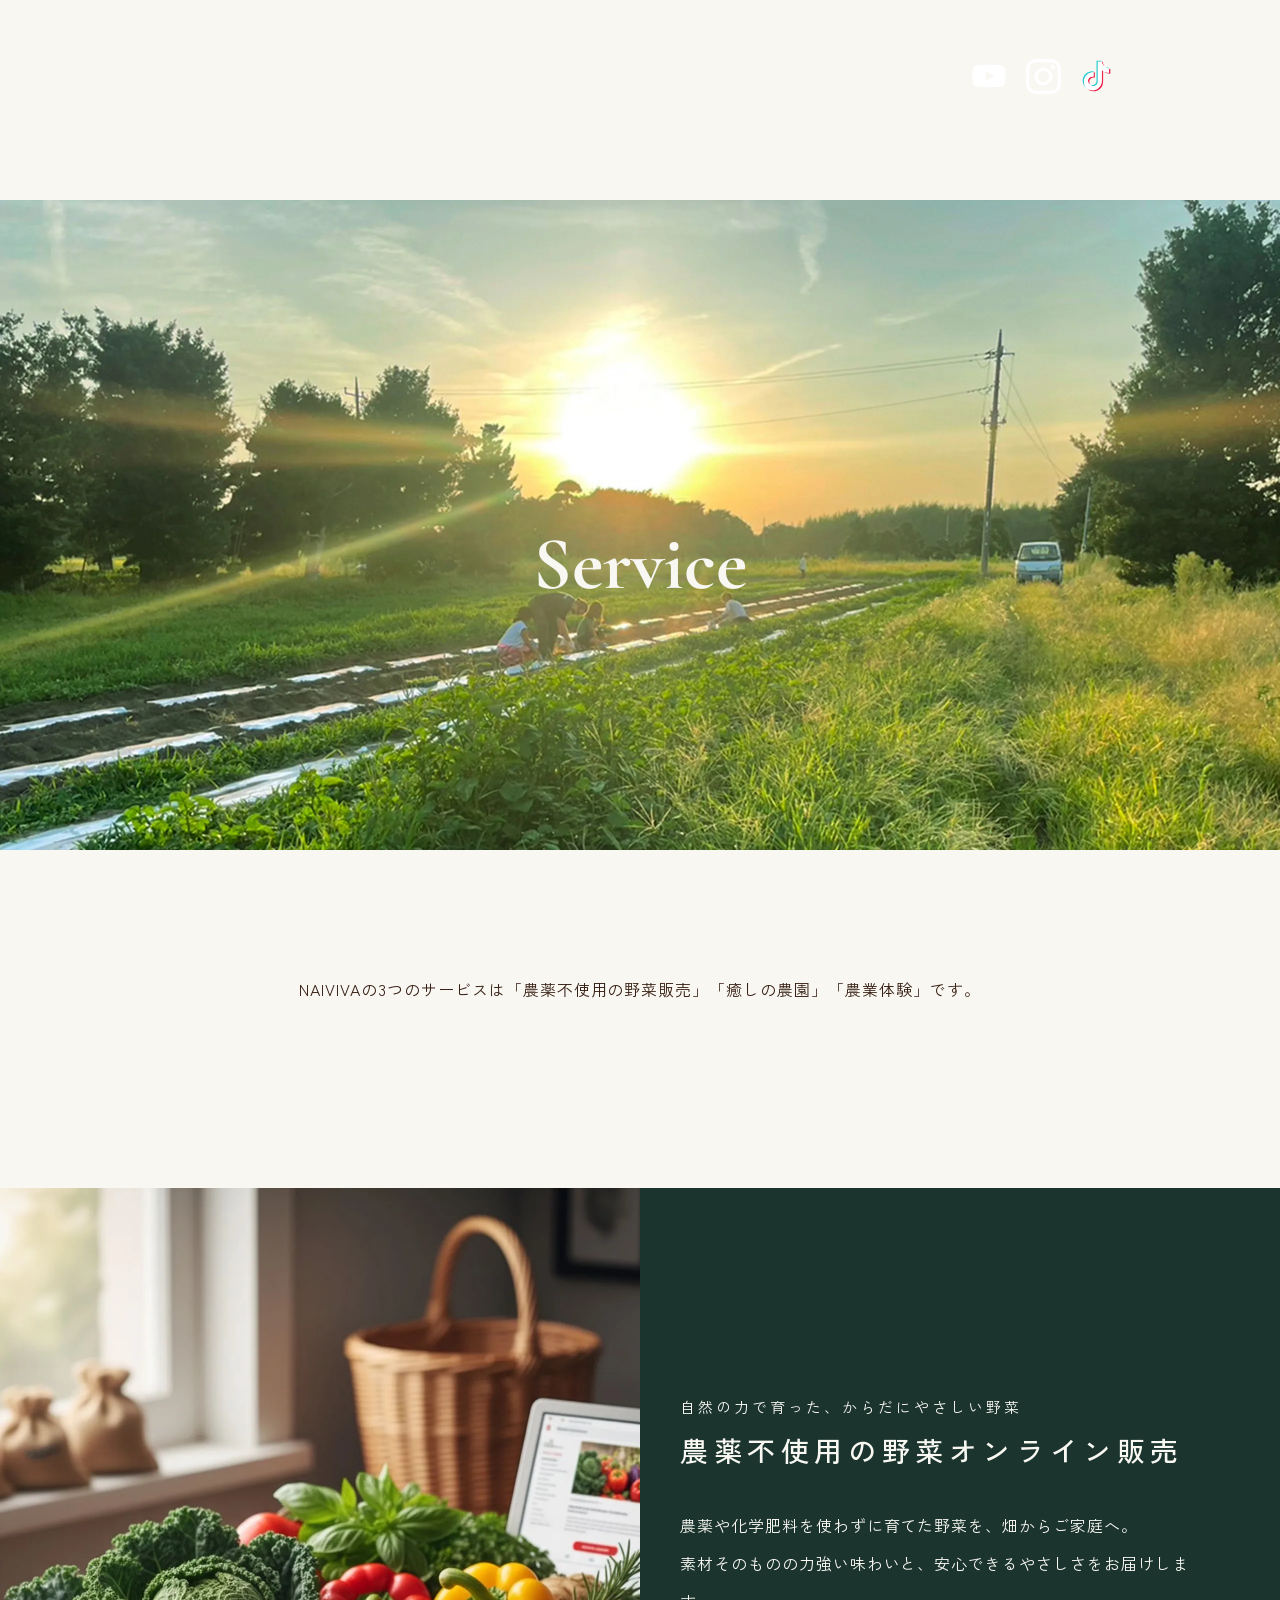
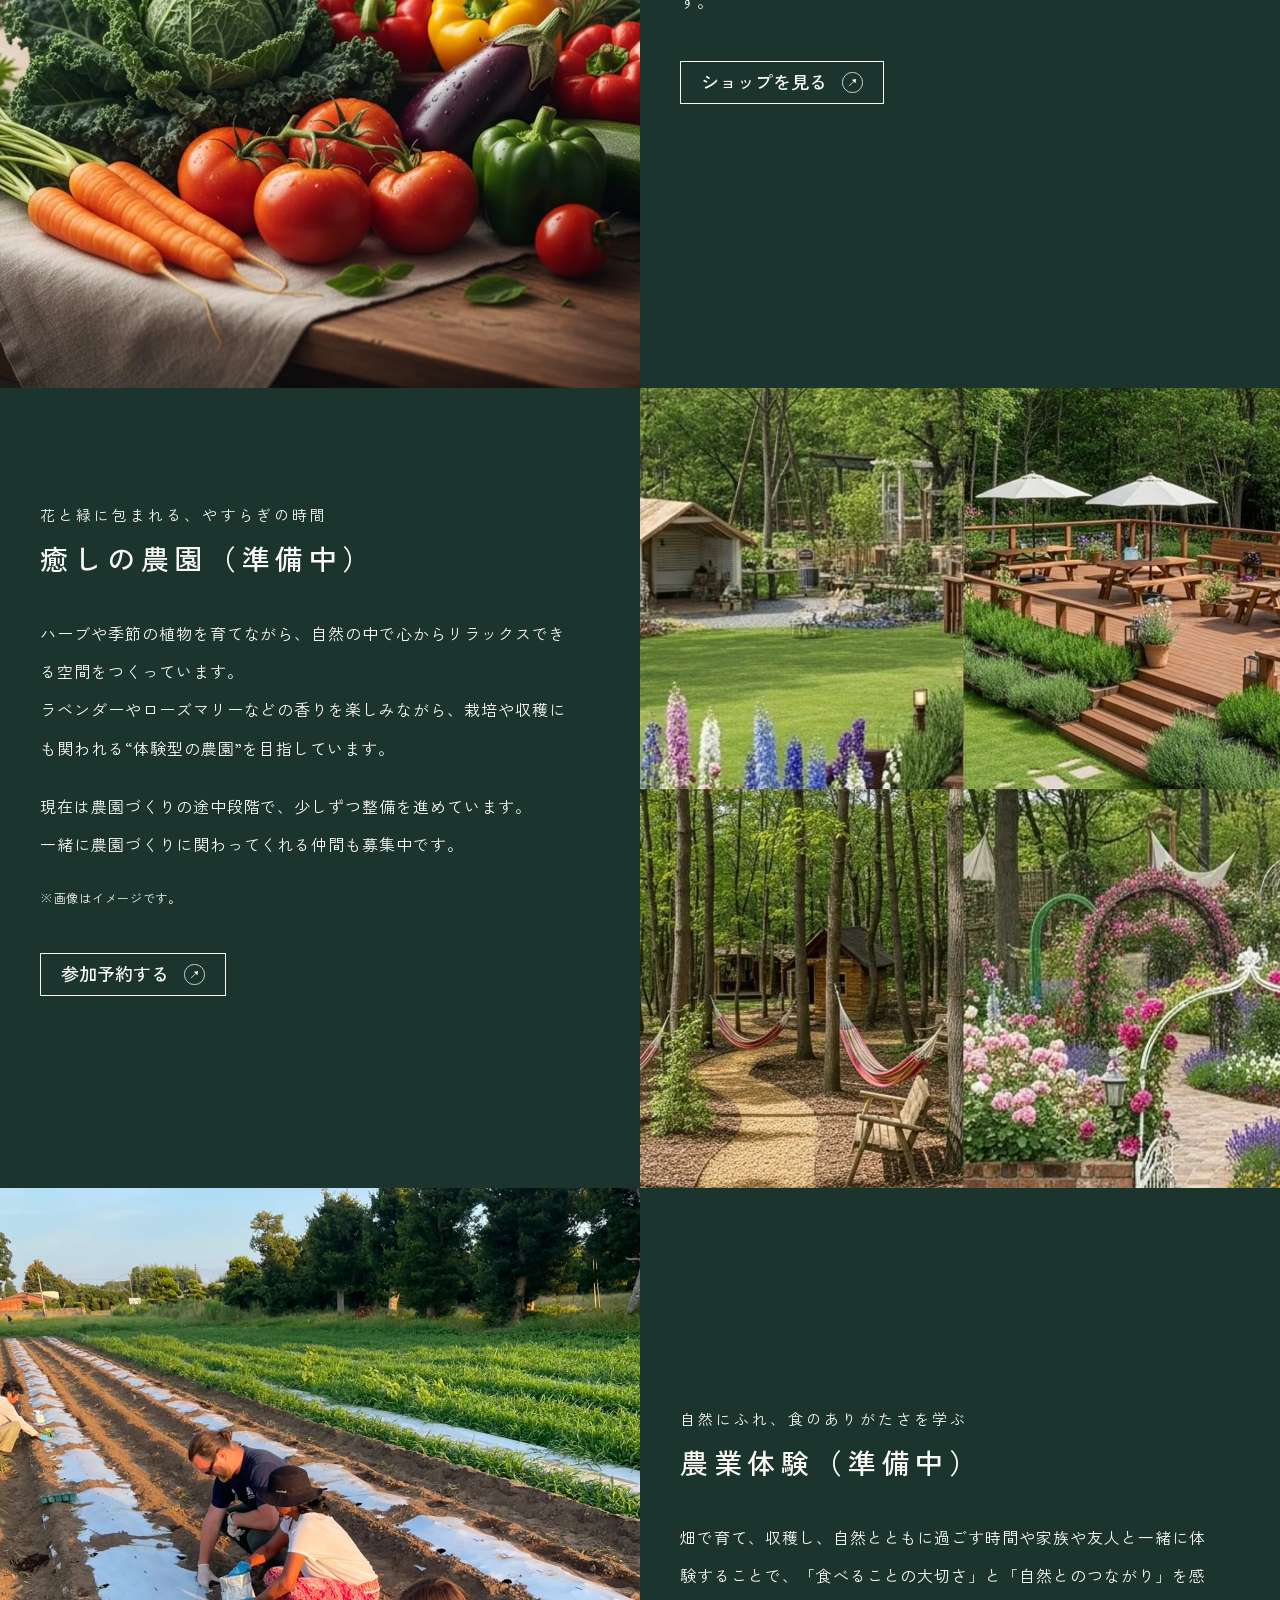
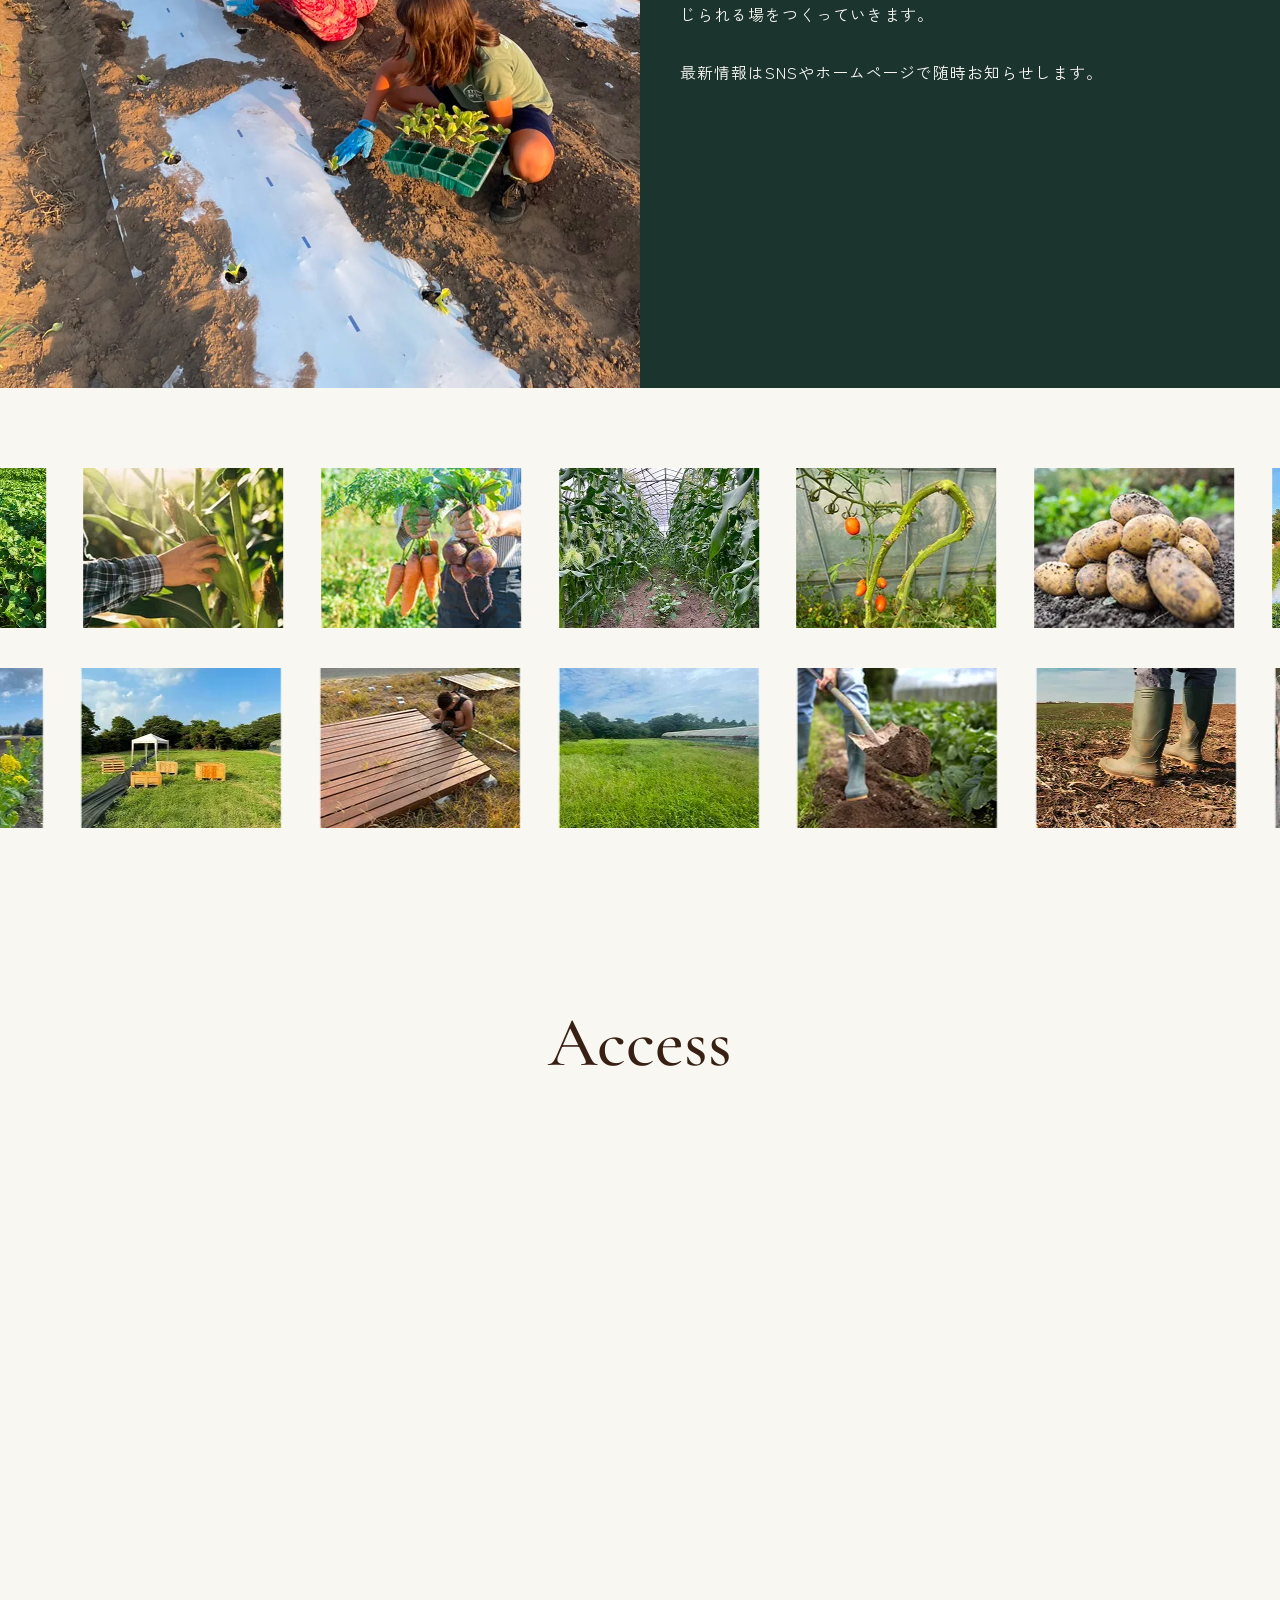
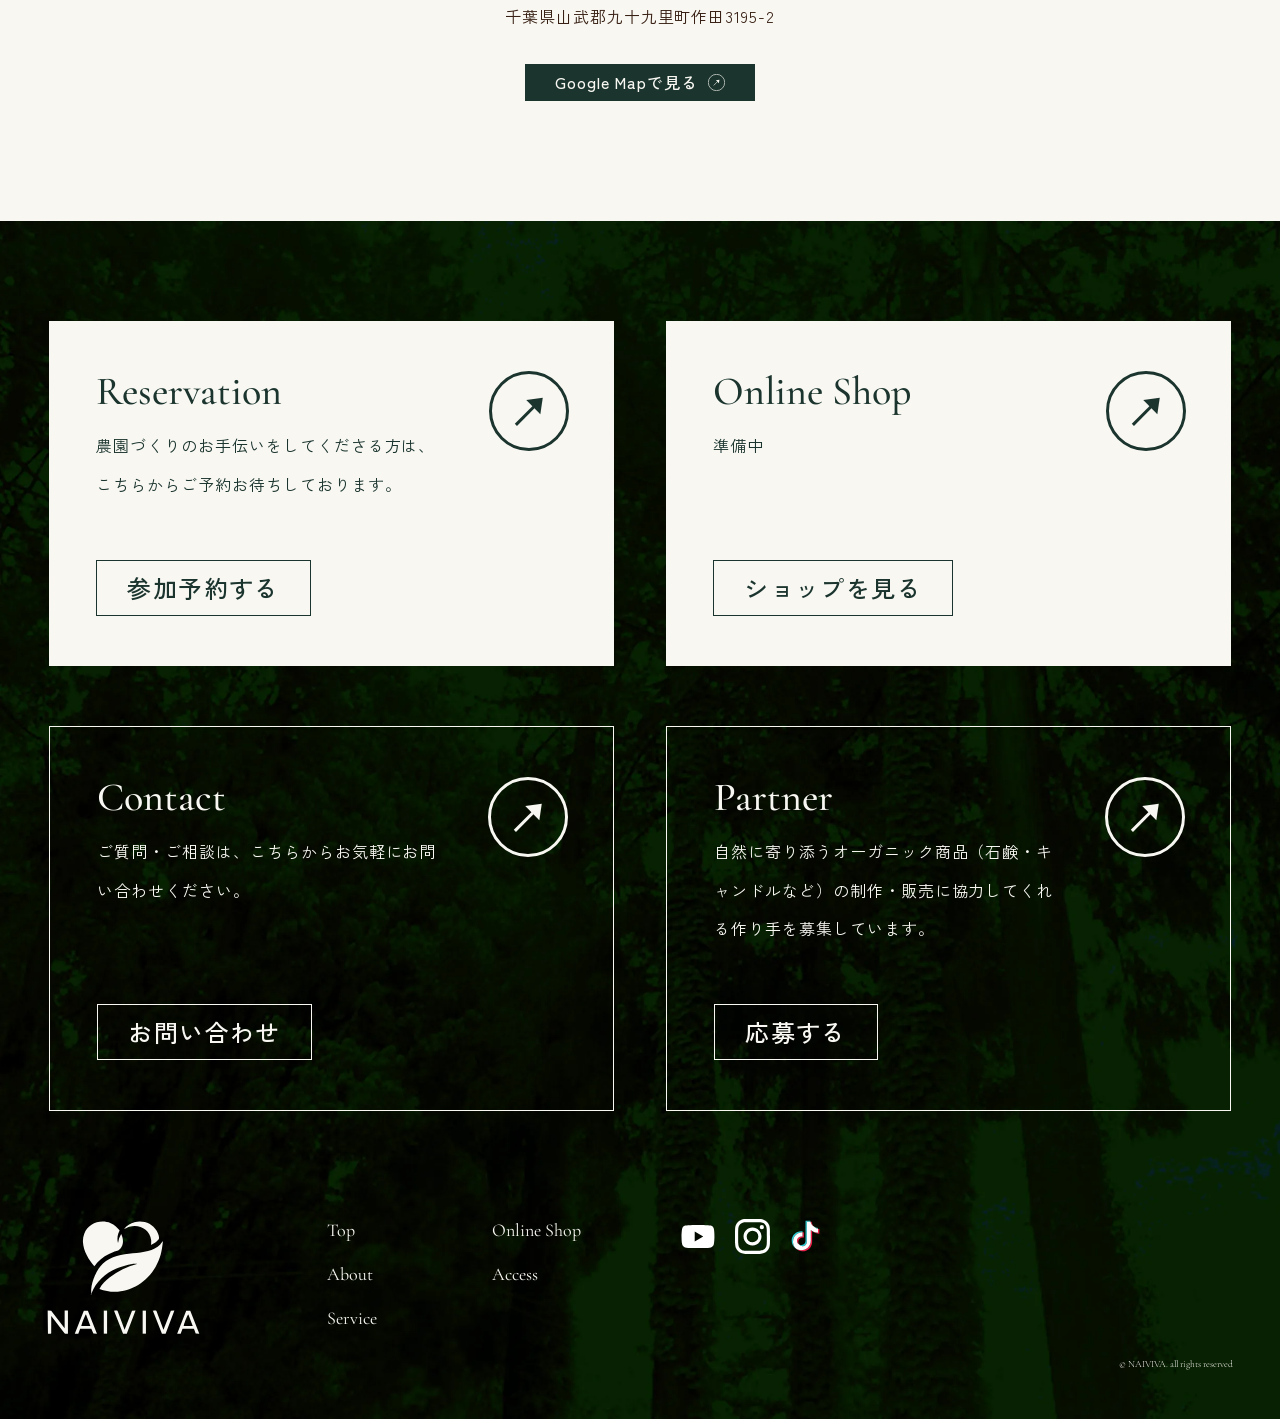
<file: service.html>
<!doctype html>
<html lang="ja">
  <head>
    <meta charset="UTF-8" />
    <meta name="viewport" content="width=device-width, initial-scale=1.0" />
    <meta
      name="description"
      content="NAIVIVAの3つのサービスは「農薬不使用の野菜販売」「癒しの農園」「農業体験」です。"
    />
    <!-- ogp -->
    <meta property="og:url" content="https://naiviva.com/service.html" />
    <meta property="og:type" content="website" />
    <meta
      property="og:title"
      content="Service | NAIVIVA 公式サイト（ナイビバ）"
    />
    <meta
      property="og:description"
      content="NAIVIVAの3つのサービスは「農薬不使用の野菜販売」「癒しの農園」「農業体験」です。"
    />
    <meta property="og:site_name" content="NAIVIVA Official Site" />
    <!-- SNS投稿時に表示したい画像 -->
    <meta
      property="og:image"
      content="https://naiviva.com/assets/images/ogphoto.jpg"
    />
    <title>Service | NAIVIVA 公式サイト（ナイビバ）</title>
    <!-- favicon -->
    <link rel="shortcut icon" href="./assets/images/favicon.ico" />
    <!-- iphone-favicon -->
    <link
      rel="apple-touch-icon"
      sizes="180x180"
      href="./assets/images/apple-touch-icon.png"
    />
    <!-- android-favicon -->
    <link
      rel="icon"
      type="image/png"
      href="./assets/images/android-chrome-256x256.png"
    />
    <!-- web font -->
    <link rel="preconnect" href="https://fonts.googleapis.com" />
    <link rel="preconnect" href="https://fonts.gstatic.com" crossorigin />
    <link
      href="https://fonts.googleapis.com/css2?family=Cormorant+Garamond:wght@300..700&family=Zen+Kaku+Gothic+New:wght@400;500&display=swap"
      rel="stylesheet"
    />

    <!-- css -->
    <link rel="stylesheet" href="./assets/css/sanitize.css" />
    <link rel="stylesheet" href="./assets/css/swiper-bundle.min.css" />
    <link rel="stylesheet" href="./assets/css/common.css" />
    <link rel="stylesheet" href="./assets/css/service.css" />
    <script src="./assets/js/main.js" defer></script>
  </head>
  <body class="wrap">
    <div id="container" class="container">
      <!-- Header -->
      <header class="header">
        <h1 class="header__logo">
          <a href="./index.html#container">
            <img
              class="header__logo--img"
              src="./assets/images/naiviva-logo-white.svg"
              alt="NAIVIVAロゴ"
            />
          </a>
        </h1>
        <div class="sns header__sns">
          <a
            href="https://youtube.com/@naiviva_99?si=sEiVEPv_ggrvvuse"
            target="_blank"
            ><img
              class="youtube"
              src="./assets/images/youtube-logo-white.svg"
              alt="YouTube"
          /></a>
          <a
            href="https://www.instagram.com/naiviva99?igsh=MWJoZzA3YzExa2hvZg%3D%3D&utm_source=qr"
            target="_blank"
            ><img
              class="instagram"
              src="./assets/images/instagram-logo-white.svg"
              alt="Instagram"
          /></a>
          <a
            href="https://www.tiktok.com/@naiviva99?_t=ZS-8zt7hDVAsSn&_r=1"
            target="_blank"
            ><img
              class="tiktok"
              src="./assets/images/tiktok-logo-white.svg"
              alt="TikTok"
          /></a>
        </div>
        <div class="menu-btn">
          <span class="menu-btn--before"></span>
          <span class="menu-btn--after"></span>
        </div>
        <!-- Header menu -->
        <div class="header__menu">
          <div class="header__menu-logo">
            <a href="./index.html#container">
              <img
                src="./assets/images/naiviva-word-logo-white.svg"
                alt="NAIVIVAロゴ"
              />
              <p class="header__menu-sub-topic">
                自然と暮らす<br />ライフスタイルをあなたに
              </p>
            </a>
          </div>
          <div class="header__menu-nav">
            <nav class="header__nav">
              <ul class="header__nav-list">
                <li class="header__nav-item">
                  <a href="./about.html">About</a>
                </li>
                <li class="header__nav-item">
                  <a href="./service.html">Service</a>
                </li>
                <li class="header__nav-item">
                  <a href="./index.html#shop">Online Shop</a>
                </li>
                <!-- ↓ 下記は後日追加される予定 -->
                <!-- <li class="header__nav-item">
                  <a href="./stay.html">Stay</a>
                </li> -->
                <!-- <li class="header__nav-item">
                  <a href="./faq.html">Q&A</a>
                </li> -->
                <li class="header__nav-item">
                  <a href="./index.html#access">Access</a>
                </li>
              </ul>
              <ul class="header__nav-list--ja">
                <li class="header__nav-item-ja">
                  <a href="https://lin.ee/Ran6rtq" target="_blank"
                    >参加予約する</a
                  >
                </li>
                <li class="header__nav-item-ja">
                  <a href="https://naiviva.stores.jp" target="_blank"
                    >ショップを見る</a
                  >
                </li>
                <li class="header__nav-item-ja">
                  <a href="https://lin.ee/Ran6rtq" target="_blank"
                    >お問い合わせ</a
                  >
                </li>
              </ul>
            </nav>
            <div class="sns">
              <a
                href="https://youtube.com/@naiviva_99?si=sEiVEPv_ggrvvuse"
                target="_blank"
                ><img
                  class="youtube"
                  src="./assets/images/youtube-logo-white.svg"
                  alt="YouTube"
              /></a>
              <a
                href="https://www.instagram.com/naiviva99?igsh=MWJoZzA3YzExa2hvZg%3D%3D&utm_source=qr"
                target="_blank"
                ><img
                  class="instagram"
                  src="./assets/images/instagram-logo-white.svg"
                  alt="Instagram"
              /></a>
              <a
                href="https://www.tiktok.com/@naiviva99?_t=ZS-8zt7hDVAsSn&_r=1"
                target="_blank"
                ><img
                  class="tiktok"
                  src="./assets/images/tiktok-logo-white.svg"
                  alt="TikTok"
              /></a>
            </div>
          </div>
        </div>
      </header>
      <main class="main">
        <article class="article">
          <!-- Page hero -->
          <div class="page-hero page-hero--experience">
            <p class="page-hero__topic">Service</p>
          </div>
          <div class="first-description fadein">
            <div class="section__description-group first-description--section">
              <p class="section__description">
                NAIVIVAの3つのサービスは「農薬不使用の野菜販売」「癒しの農園」「農業体験」です。
              </p>
            </div>
          </div>
          <!-- Farm -->
          <section id="farm" class="section section--farm">
            <ul class="farm__list">
              <li class="farm__item">
                <div class="farm__image">
                  <img
                    src="./assets/images/experience-service01.webp"
                    alt="農薬不使用の野菜オンライン販売"
                  />
                </div>
                <div class="farm__content-txt">
                  <p class="farm__content-sub-topic">
                    自然の力で育った、からだにやさしい野菜
                  </p>
                  <h2 class="farm__content-topic">
                    農薬不使用の野菜オンライン販売
                  </h2>
                  <div class="section__description-group">
                    <p class="section__description">
                      農薬や化学肥料を使わずに育てた野菜を、畑からご家庭へ。<br />素材そのものの力強い味わいと、安心できるやさしさをお届けします。
                    </p>
                  </div>
                  <a
                    href="https://naiviva.stores.jp"
                    target="_blank"
                    class="farm__content-btn"
                    >ショップを見る</a
                  >
                </div>
              </li>
              <li class="farm__item farm__item--reverse">
                <div class="farm__image">
                  <img
                    src="./assets/images/experience-service02.webp"
                    alt="癒しの農園（イメージ画像）"
                  />
                </div>
                <div class="farm__content-txt">
                  <p class="farm__content-sub-topic">
                    花と緑に包まれる、やすらぎの時間
                  </p>
                  <h2 class="farm__content-topic">癒しの農園（準備中）</h2>
                  <div class="section__description-group">
                    <p class="section__description">
                      ハーブや季節の植物を育てながら、自然の中で心からリラックスできる空間をつくっています。<br />ラベンダーやローズマリーなどの香りを楽しみながら、栽培や収穫にも関われる“体験型の農園”を目指しています。
                    </p>
                    <p class="section__description">
                      現在は農園づくりの途中段階で、少しずつ整備を進めています。<br />一緒に農園づくりに関わってくれる仲間も募集中です。
                    </p>
                    <p class="attention__description">※画像はイメージです。</p>
                  </div>
                  <a
                    href="https://lin.ee/Ran6rtq"
                    target="_blank"
                    class="farm__content-btn"
                    >参加予約する</a
                  >
                </div>
              </li>
              <li class="farm__item">
                <div class="farm__image">
                  <img
                    src="./assets/images/experience-service03.webp"
                    alt="農業体験"
                  />
                </div>
                <div class="farm__content-txt">
                  <p class="farm__content-sub-topic">
                    自然にふれ、食のありがたさを学ぶ
                  </p>
                  <h2 class="farm__content-topic">農業体験（準備中）</h2>
                  <div class="section__description-group">
                    <p class="section__description">
                      畑で育て、収穫し、自然とともに過ごす時間や家族や友人と一緒に体験することで、「食べることの大切さ」と「自然とのつながり」を感じられる場をつくっていきます。
                    </p>
                    <p class="section__description">
                      最新情報はSNSやホームページで随時お知らせします。
                    </p>
                  </div>
                </div>
              </li>
            </ul>
            <!-- Experience slider -->
            <div class="swiper swiper--experience">
              <ul class="swiper-wrapper swiper-wrapper--experience">
                <li class="swiper-slide swiper-slide--experience">
                  <img
                    src="./assets/images/experience/experience-slider-up01.webp"
                    alt=""
                  />
                </li>
                <li class="swiper-slide swiper-slide--experience">
                  <img
                    src="./assets/images/experience/experience-slider-up02.webp"
                    alt=""
                  />
                </li>
                <li class="swiper-slide swiper-slide--experience">
                  <img
                    src="./assets/images/experience/experience-slider-up03.webp"
                    alt=""
                  />
                </li>
                <li class="swiper-slide swiper-slide--experience">
                  <img
                    src="./assets/images/experience/experience-slider-up04.webp"
                    alt=""
                  />
                </li>
                <li class="swiper-slide swiper-slide--experience">
                  <img
                    src="./assets/images/experience/experience-slider-up05.webp"
                    alt=""
                  />
                </li>
                <li class="swiper-slide swiper-slide--experience">
                  <img
                    src="./assets/images/experience/experience-slider-up06.webp"
                    alt=""
                  />
                </li>
                <li class="swiper-slide swiper-slide--experience">
                  <img
                    src="./assets/images/experience/experience-slider-up07.webp"
                    alt=""
                  />
                </li>
                <li class="swiper-slide swiper-slide--experience">
                  <img
                    src="./assets/images/experience/experience-slider-up08.webp"
                    alt=""
                  />
                </li>
                <li class="swiper-slide swiper-slide--experience">
                  <img
                    src="./assets/images/experience/experience-slider-up09.webp"
                    alt=""
                  />
                </li>
                <li class="swiper-slide swiper-slide--experience">
                  <img
                    src="./assets/images/experience/experience-slider-up01.webp"
                    alt=""
                  />
                </li>
                <li class="swiper-slide swiper-slide--experience">
                  <img
                    src="./assets/images/experience/experience-slider-up02.webp"
                    alt=""
                  />
                </li>
                <li class="swiper-slide swiper-slide--experience">
                  <img
                    src="./assets/images/experience/experience-slider-up03.webp"
                    alt=""
                  />
                </li>
                <li class="swiper-slide swiper-slide--experience">
                  <img
                    src="./assets/images/experience/experience-slider-up04.webp"
                    alt=""
                  />
                </li>
                <li class="swiper-slide swiper-slide--experience">
                  <img
                    src="./assets/images/experience/experience-slider-up05.webp"
                    alt=""
                  />
                </li>
                <li class="swiper-slide swiper-slide--experience">
                  <img
                    src="./assets/images/experience/experience-slider-up06.webp"
                    alt=""
                  />
                </li>
                <li class="swiper-slide swiper-slide--experience">
                  <img
                    src="./assets/images/experience/experience-slider-up07.webp"
                    alt=""
                  />
                </li>
                <li class="swiper-slide swiper-slide--experience">
                  <img
                    src="./assets/images/experience/experience-slider-up08.webp"
                    alt=""
                  />
                </li>
                <li class="swiper-slide swiper-slide--experience">
                  <img
                    src="./assets/images/experience/experience-slider-up09.webp"
                    alt=""
                  />
                </li>
              </ul>
            </div>
            <div class="swiper swiper--experience" dir="rtl">
              <ul class="swiper-wrapper swiper-wrapper--experience">
                <li class="swiper-slide swiper-slide--experience">
                  <img
                    src="./assets/images/experience/experience-slider-down01.webp"
                    alt=""
                  />
                </li>
                <li class="swiper-slide swiper-slide--experience">
                  <img
                    src="./assets/images/experience/experience-slider-down02.webp"
                    alt=""
                  />
                </li>
                <li class="swiper-slide swiper-slide--experience">
                  <img
                    src="./assets/images/experience/experience-slider-down03.webp"
                    alt=""
                  />
                </li>
                <li class="swiper-slide swiper-slide--experience">
                  <img
                    src="./assets/images/experience/experience-slider-down04.webp"
                    alt=""
                  />
                </li>
                <li class="swiper-slide swiper-slide--experience">
                  <img
                    src="./assets/images/experience/experience-slider-down05.webp"
                    alt=""
                  />
                </li>
                <li class="swiper-slide swiper-slide--experience">
                  <img
                    src="./assets/images/experience/experience-slider-down06.webp"
                    alt=""
                  />
                </li>
                <li class="swiper-slide swiper-slide--experience">
                  <img
                    src="./assets/images/experience/experience-slider-down07.webp"
                    alt=""
                  />
                </li>
                <li class="swiper-slide swiper-slide--experience">
                  <img
                    src="./assets/images/experience/experience-slider-down01.webp"
                    alt=""
                  />
                </li>
                <li class="swiper-slide swiper-slide--experience">
                  <img
                    src="./assets/images/experience/experience-slider-down02.webp"
                    alt=""
                  />
                </li>
                <li class="swiper-slide swiper-slide--experience">
                  <img
                    src="./assets/images/experience/experience-slider-down03.webp"
                    alt=""
                  />
                </li>
                <li class="swiper-slide swiper-slide--experience">
                  <img
                    src="./assets/images/experience/experience-slider-down04.webp"
                    alt=""
                  />
                </li>
                <li class="swiper-slide swiper-slide--experience">
                  <img
                    src="./assets/images/experience/experience-slider-down05.webp"
                    alt=""
                  />
                </li>
                <li class="swiper-slide swiper-slide--experience">
                  <img
                    src="./assets/images/experience/experience-slider-down06.webp"
                    alt=""
                  />
                </li>
                <li class="swiper-slide swiper-slide--experience">
                  <img
                    src="./assets/images/experience/experience-slider-down07.webp"
                    alt=""
                  />
                </li>
              </ul>
            </div>
          </section>
        </article>
      </main>
      <!-- Footer -->
      <footer class="section--footer">
        <!-- Access -->
        <section id="access" class="section section--access">
          <h2 class="section__topic access__topic">Access</h2>
          <!-- GoogleMapのURL -->
          <div class="access__feature">
            <iframe
              class="map"
              src="https://www.google.com/maps/embed?pb=!1m17!1m12!1m3!1d3245.973892275884!2d140.44482127578203!3d35.55434697262846!2m3!1f0!2f0!3f0!3m2!1i1024!2i768!4f13.1!3m2!1m1!2zMzXCsDMzJzE1LjciTiAxNDDCsDI2JzUwLjYiRQ!5e0!3m2!1sja!2sjp!4v1758899732726!5m2!1sja!2sjp"
              style="border: 0"
              allowfullscreen=""
              loading="lazy"
              referrerpolicy="no-referrer-when-downgrade"
            ></iframe>
            <p class="address">千葉県山武郡九十九里町作田3195-2</p>
            <a
              href="https://maps.app.goo.gl/vRLjEVonvgdHXWAR7"
              target="_blank"
              class="btn--small btn__primary"
              >Google Mapで見る</a
            >
          </div>
        </section>
        <!-- Footer -->
        <div class="footer">
          <div class="footer__upper">
            <div class="footer-box">
              <!-- Reservation -->
              <a
                href="https://lin.ee/Ran6rtq"
                target="_blank"
                id="footer__reservation"
                class="footer-box--white"
              >
                <div class="footer-box__feature footer-box__feature--upper">
                  <div class="footer-box-txt">
                    <h2 class="footer-box__topic">Reservation</h2>
                    <p class="footer-box__description">
                      農園づくりのお手伝いをしてくださる方は、こちらからご予約お待ちしております。
                    </p>
                  </div>
                  <p class="footer-box__link--green">参加予約する</p>
                </div>
                <img
                  class="btn--footer"
                  src="./assets/images/btn-arrow-green.svg"
                  alt=""
                />
              </a>
              <!-- Online Shop -->
              <a
                href="https://naiviva.stores.jp"
                target="_blank"
                id="footer__shop"
                class="footer-box--white"
              >
                <div class="footer-box__feature footer-box__feature--upper">
                  <div class="footer-box-txt">
                    <h2 class="footer-box__topic">Online Shop</h2>
                    <p class="footer-box__description">準備中</p>
                  </div>
                  <p class="footer-box__link--green">ショップを見る</p>
                </div>
                <img
                  class="btn--footer"
                  src="./assets/images/btn-arrow-green.svg"
                  alt=""
                />
              </a>
            </div>
            <div class="footer-box">
              <!-- Contact -->
              <a
                href="https://lin.ee/Ran6rtq"
                target="_blank"
                id="footer__contact"
                class="footer-box--green"
              >
                <div class="footer-box__feature footer-box__feature--lower">
                  <div class="footer-box-txt">
                    <h2 class="footer-box__topic">Contact</h2>
                    <p class="footer-box__description">
                      ご質問・ご相談は、こちらからお気軽にお問い合わせください。
                    </p>
                  </div>
                  <p class="footer-box__link--white">お問い合わせ</p>
                </div>
                <img
                  class="btn--footer"
                  src="./assets/images/btn-arrow-yellow.svg"
                  alt=""
                />
              </a>
              <!-- Partner -->
              <a
                href="https://lin.ee/Ran6rtq"
                target="_blank"
                id="footer__partner"
                class="footer-box--green"
              >
                <div class="footer-box__feature footer-box__feature--lower">
                  <div class="footer-box-txt">
                    <h2 class="footer-box__topic">Partner</h2>
                    <p class="footer-box__description">
                      自然に寄り添うオーガニック商品（石鹸・キャンドルなど）の制作・販売に協力してくれる作り手を募集しています。
                    </p>
                  </div>
                  <p class="footer-box__link--white">応募する</p>
                </div>
                <img
                  class="btn--footer"
                  src="./assets/images/btn-arrow-yellow.svg"
                  alt=""
                />
              </a>
            </div>
          </div>
          <div class="footer__lower">
            <div class="footer__lower--left">
              <h2 class="footer__logo">
                <a href="./index.html#container">
                  <img
                    src="./assets/images/naiviva-logo-white.svg"
                    alt="NAIVIVAロゴ"
                  />
                </a>
              </h2>
              <div class="footer__feature">
                <div class="footer__nav">
                  <div class="footer__nav-list">
                    <a href="./index.html">Top</a>
                    <a href="./about.html">About</a>
                    <a href="./service.html">Service</a>
                  </div>
                  <div class="footer__nav-list">
                    <a href="./index.html#shop">Online Shop</a>
                    <!-- <a href="./stay.html">Stay</a> -->
                    <!-- <a href="./faq.html">Q&A</a> -->
                    <a href="#access">Access</a>
                  </div>
                </div>
                <div class="sns sns--footer">
                  <a
                    href="https://youtube.com/@naiviva_99?si=sEiVEPv_ggrvvuse"
                    target="_blank"
                    ><img
                      class="youtube"
                      src="./assets/images/youtube-logo-white.svg"
                      alt="YouTube"
                  /></a>
                  <a
                    href="https://www.instagram.com/naiviva99?igsh=MWJoZzA3YzExa2hvZg%3D%3D&utm_source=qr"
                    target="_blank"
                    ><img
                      class="instagram"
                      src="./assets/images/instagram-logo-white.svg"
                      alt="Instagram"
                  /></a>
                  <a
                    href="https://www.tiktok.com/@naiviva99?_t=ZS-8zt7hDVAsSn&_r=1"
                    target="_blank"
                    ><img
                      class="tiktok"
                      src="./assets/images/tiktok-logo-white.svg"
                      alt="TikTok"
                  /></a>
                </div>
              </div>
            </div>
            <div class="small">
              <small>&copy; NAIVIVA. all rights reserved</small>
            </div>
          </div>
        </div>
      </footer>
    </div>
    <script src="./assets/js/swiper-bundle.min.js"></script>
  </body>
</html>
</file>
<file: assets/css/sanitize.css>
/* Document
 * ========================================================================== */

/**
 * Add border box sizing in all browsers (opinionated).
 */

*,
::before,
::after {
  box-sizing: border-box;
}

/**
 * 1. Add text decoration inheritance in all browsers (opinionated).
 * 2. Add vertical alignment inheritance in all browsers (opinionated).
 */

::before,
::after {
  text-decoration: inherit; /* 1 */
  vertical-align: inherit; /* 2 */
}

/**
 * 1. Use the default cursor in all browsers (opinionated).
 * 2. Change the line height in all browsers (opinionated).
 * 3. Use a 4-space tab width in all browsers (opinionated).
 * 4. Remove the grey highlight on links in iOS (opinionated).
 * 5. Prevent adjustments of font size after orientation changes in
 *    IE on Windows Phone and in iOS.
 * 6. Breaks words to prevent overflow in all browsers (opinionated).
 */

html {
  cursor: default; /* 1 */
  line-height: 1.5; /* 2 */
  -moz-tab-size: 4; /* 3 */
  tab-size: 4; /* 3 */
  -webkit-tap-highlight-color: transparent /* 4 */;
  -ms-text-size-adjust: 100%; /* 5 */
  -webkit-text-size-adjust: 100%; /* 5 */
  word-break: break-word; /* 6 */
}

/* Sections
 * ========================================================================== */

/**
 * Remove the margin in all browsers (opinionated).
 */

body {
  margin: 0;
}

/**
 * Correct the font size and margin on `h1` elements within `section` and
 * `article` contexts in Chrome, Edge, Firefox, and Safari.
 */

h1 {
  font-size: 2em;
  margin: 0.67em 0;
}

/* Grouping content
 * ========================================================================== */

/**
 * Remove the margin on nested lists in Chrome, Edge, IE, and Safari.
 */

dl dl,
dl ol,
dl ul,
ol dl,
ul dl {
  margin: 0;
}

/**
 * Remove the margin on nested lists in Edge 18- and IE.
 */

ol ol,
ol ul,
ul ol,
ul ul {
  margin: 0;
}

/**
 * 1. Add the correct sizing in Firefox.
 * 2. Show the overflow in Edge 18- and IE.
 */

hr {
  height: 0; /* 1 */
  overflow: visible; /* 2 */
}

/**
 * Add the correct display in IE.
 */

main {
  display: block;
}

/**
 * Remove the list style on navigation lists in all browsers (opinionated).
 */

nav ol,
nav ul {
  list-style: none;
  padding: 0;
}

/**
 * 1. Correct the inheritance and scaling of font size in all browsers.
 * 2. Correct the odd `em` font sizing in all browsers.
 */

pre {
  font-family: monospace, monospace; /* 1 */
  font-size: 1em; /* 2 */
}

/* Text-level semantics
 * ========================================================================== */

/**
 * Remove the gray background on active links in IE 10.
 */

a {
  background-color: transparent;
}

/**
 * Add the correct text decoration in Edge 18-, IE, and Safari.
 */

abbr[title] {
  text-decoration: underline;
  text-decoration: underline dotted;
}

/**
 * Add the correct font weight in Chrome, Edge, and Safari.
 */

b,
strong {
  font-weight: bolder;
}

/**
 * 1. Correct the inheritance and scaling of font size in all browsers.
 * 2. Correct the odd `em` font sizing in all browsers.
 */

code,
kbd,
samp {
  font-family: monospace, monospace; /* 1 */
  font-size: 1em; /* 2 */
}

/**
 * Add the correct font size in all browsers.
 */

small {
  font-size: 80%;
}

/* Embedded content
 * ========================================================================== */

/*
 * Change the alignment on media elements in all browsers (opinionated).
 */

audio,
canvas,
iframe,
img,
svg,
video {
  vertical-align: middle;
}

/**
 * Add the correct display in IE 9-.
 */

audio,
video {
  display: inline-block;
}

/**
 * Add the correct display in iOS 4-7.
 */

audio:not([controls]) {
  display: none;
  height: 0;
}

/**
 * Remove the border on iframes in all browsers (opinionated).
 */

iframe {
  border-style: none;
}

/**
 * Remove the border on images within links in IE 10-.
 */

img {
  border-style: none;
}

/**
 * Change the fill color to match the text color in all browsers (opinionated).
 */

svg:not([fill]) {
  fill: currentColor;
}

/**
 * Hide the overflow in IE.
 */

svg:not(:root) {
  overflow: hidden;
}

/* Tabular data
 * ========================================================================== */

/**
 * Collapse border spacing in all browsers (opinionated).
 */

table {
  border-collapse: collapse;
}

/* Forms
 * ========================================================================== */

/**
 * Remove the margin on controls in Safari.
 */

button,
input,
select {
  margin: 0;
}

/**
 * 1. Show the overflow in IE.
 * 2. Remove the inheritance of text transform in Edge 18-, Firefox, and IE.
 */

button {
  overflow: visible; /* 1 */
  text-transform: none; /* 2 */
}

/**
 * Correct the inability to style buttons in iOS and Safari.
 */

button,
[type="button"],
[type="reset"],
[type="submit"] {
  -webkit-appearance: button;
}

/**
 * 1. Change the inconsistent appearance in all browsers (opinionated).
 * 2. Correct the padding in Firefox.
 */

fieldset {
  border: 1px solid #a0a0a0; /* 1 */
  padding: 0.35em 0.75em 0.625em; /* 2 */
}

/**
 * Show the overflow in Edge 18- and IE.
 */

input {
  overflow: visible;
}

/**
 * 1. Correct the text wrapping in Edge 18- and IE.
 * 2. Correct the color inheritance from `fieldset` elements in IE.
 */

legend {
  color: inherit; /* 2 */
  display: table; /* 1 */
  max-width: 100%; /* 1 */
  white-space: normal; /* 1 */
}

/**
 * 1. Add the correct display in Edge 18- and IE.
 * 2. Add the correct vertical alignment in Chrome, Edge, and Firefox.
 */

progress {
  display: inline-block; /* 1 */
  vertical-align: baseline; /* 2 */
}

/**
 * Remove the inheritance of text transform in Firefox.
 */

select {
  text-transform: none;
}

/**
 * 1. Remove the margin in Firefox and Safari.
 * 2. Remove the default vertical scrollbar in IE.
 * 3. Change the resize direction in all browsers (opinionated).
 */

textarea {
  margin: 0; /* 1 */
  overflow: auto; /* 2 */
  resize: vertical; /* 3 */
}

/**
 * Remove the padding in IE 10-.
 */

[type="checkbox"],
[type="radio"] {
  padding: 0;
}

/**
 * 1. Correct the odd appearance in Chrome, Edge, and Safari.
 * 2. Correct the outline style in Safari.
 */

[type="search"] {
  -webkit-appearance: textfield; /* 1 */
  outline-offset: -2px; /* 2 */
}

/**
 * Correct the cursor style of increment and decrement buttons in Safari.
 */

::-webkit-inner-spin-button,
::-webkit-outer-spin-button {
  height: auto;
}

/**
 * Correct the text style of placeholders in Chrome, Edge, and Safari.
 */

::-webkit-input-placeholder {
  color: inherit;
  opacity: 0.54;
}

/**
 * Remove the inner padding in Chrome, Edge, and Safari on macOS.
 */

::-webkit-search-decoration {
  -webkit-appearance: none;
}

/**
 * 1. Correct the inability to style upload buttons in iOS and Safari.
 * 2. Change font properties to `inherit` in Safari.
 */

::-webkit-file-upload-button {
  -webkit-appearance: button; /* 1 */
  font: inherit; /* 2 */
}

/**
 * Remove the inner border and padding of focus outlines in Firefox.
 */

::-moz-focus-inner {
  border-style: none;
  padding: 0;
}

/**
 * Restore the focus outline styles unset by the previous rule in Firefox.
 */

:-moz-focusring {
  outline: 1px dotted ButtonText;
}

/**
 * Remove the additional :invalid styles in Firefox.
 */

:-moz-ui-invalid {
  box-shadow: none;
}

/* Interactive
 * ========================================================================== */

/*
 * Add the correct display in Edge 18- and IE.
 */

details {
  display: block;
}

/*
 * Add the correct styles in Edge 18-, IE, and Safari.
 */

dialog {
  background-color: white;
  border: solid;
  color: black;
  display: block;
  height: -moz-fit-content;
  height: -webkit-fit-content;
  height: fit-content;
  left: 0;
  margin: auto;
  padding: 1em;
  position: absolute;
  right: 0;
  width: -moz-fit-content;
  width: -webkit-fit-content;
  width: fit-content;
}

dialog:not([open]) {
  display: none;
}

/*
 * Add the correct display in all browsers.
 */

summary {
  display: list-item;
}

/* Scripting
 * ========================================================================== */

/**
 * Add the correct display in IE 9-.
 */

canvas {
  display: inline-block;
}

/**
 * Add the correct display in IE.
 */

template {
  display: none;
}

/* User interaction
 * ========================================================================== */

/*
 * 1. Remove the tapping delay in IE 10.
 * 2. Remove the tapping delay on clickable elements
      in all browsers (opinionated).
 */

a,
area,
button,
input,
label,
select,
summary,
textarea,
[tabindex] {
  -ms-touch-action: manipulation; /* 1 */
  touch-action: manipulation; /* 2 */
}

/**
 * Add the correct display in IE 10-.
 */

[hidden] {
  display: none;
}

/* Accessibility
 * ========================================================================== */

/**
 * Change the cursor on busy elements in all browsers (opinionated).
 */

[aria-busy="true"] {
  cursor: progress;
}

/*
 * Change the cursor on control elements in all browsers (opinionated).
 */

[aria-controls] {
  cursor: pointer;
}

/*
 * Change the cursor on disabled, not-editable, or otherwise
 * inoperable elements in all browsers (opinionated).
 */

[aria-disabled="true"],
[disabled] {
  cursor: not-allowed;
}

/*
 * Change the display on visually hidden accessible elements
 * in all browsers (opinionated).
 */

[aria-hidden="false"][hidden] {
  display: initial;
}

[aria-hidden="false"][hidden]:not(:focus) {
  clip: rect(0, 0, 0, 0);
  position: absolute;
}
</file>
<file: assets/css/common.css>
@charset "utf-8";

:root {
  --font-family-en: "Cormorant Garamond", serif;
  --font-family-ja: "Zen Kaku Gothic New", sans-serif;

  --color-primary: #382014;
  --color-secondary: #f8f7f2;
  --color-tertiary: #1b342e;
  --background-primary: #f8f7f2;
  --background-secondary: #1b342e;
  --point-primary: #1b342e;
  --point-secondary: #f8f7f2;

  --width-section-pc: 3.6747%;
  --height-section-pc: 180px;

  --width-section-sp: 5.12%;
  --height-section-sp: 80px;
}

html {
  font-size: 62.5%;
  scroll-behavior: smooth;
}
body {
  font-family: var(--font-family-ja, "Zen Kaku Gothic New", sans-serif);
  font-weight: 400;
  font-style: normal;
  color: var(--color-primary, #3f2314);
  background-color: var(--background-primary, #fffdfb);
  line-height: 1.5;
  font-size: 1.6rem;
}
a {
  text-decoration: none;
  color: var(--color-secondary);
}
li {
  list-style: none;
}
.wrap {
  animation: fadein 3s forwards;
}
@keyframes fadein {
  0% {
    opacity: 0.5;
  }
  100% {
    opacity: 1;
  }
}
.br--sp {
  display: none;
}
.br--pc {
}

/* 文字詰め */
.palt {
  font-feature-settings: "palt";
}

@media screen and (max-width: 768px) {
  body {
    font-size: 1.3rem;
  }
  .br--sp {
    display: inline;
  }
  .br--pc {
    display: none;
  }
}

/* 
sns
*/
.sns {
  display: flex;
  align-items: center;
  gap: 12px;
}
.sns .youtube {
  width: 50px;
  transition: transform 0.5s ease;
}
.sns .instagram {
  width: 35px;
  transition: transform 0.5s ease;
}
.sns .tiktok {
  width: 47px;
  transition: transform 0.5s ease;
}
.sns .youtube:hover,
.sns .instagram:hover,
.sns .tiktok:hover {
  opacity: 0.7;
  transition: opacity 0.5s ease;
}
@media screen and (max-width: 768px) {
  .sns {
    gap: 10px;
  }
  .sns .youtube {
    width: 32px;
  }
  .sns .instagram {
    width: 25px;
    margin-top: -3px;
  }
  .sns .tiktok {
    width: 29px;
  }
}

/* 
slider
*/
.slide-ltr {
}
.slide-rtl {
}
.slide-ttb {
}
.slide-btt {
}

.swiper.swiper--experience {
  /*スライダーの幅と高さを調整*/
  width: 100%;
  height: 160px;
  margin-top: 40px;
}
.swiper-wrapper.swiper-wrapper--experience {
  transition-timing-function: linear;

  margin: 0;
  padding: 0;
}
.swiper-slide.swiper-slide--experience {
  /*スライド要素の幅と高さを調整*/
  width: auto;
  height: 160px;
  margin-left: 2.94%;
}
.swiper-slide.swiper-slide--experience img {
  width: auto;
  height: 160px;
}

@media screen and (max-width: 768px) {
  .swiper.swiper--experience {
    /*スライダーの幅と高さを調整*/
    margin-top: 20px;
    height: 100px;
  }
  .swiper-wrapper.swiper-wrapper--experience {
  }
  .swiper-slide.swiper-slide--experience {
    /*スライド要素の幅と高さを調整*/
    margin-left: 5.12%;
    height: 100px;
  }
  .swiper-slide.swiper-slide--experience img {
    height: 100px;
  }
}

/* 
common
*/
.main {
}
.article {
}
.section {
  margin-top: var(--height-section-pc);
}
.section__topic {
  font-family: var(--font-family-en);
  font-size: 7rem;
  font-weight: 500;
  line-height: 1;
  margin: 0;
}
.section__sub-topic {
  font-size: 3rem;
  font-weight: 500;
  line-height: 1.8;
  letter-spacing: 0.2em;
  margin: 40px 0 0;
}
.section__description {
  line-height: 2.4;
  letter-spacing: 0.06em;
  margin: 0;
}
.section__description-group {
  display: flex;
  flex-direction: column;
  gap: 20px;
}

.fv__sub-title {
  color: var(--color-secondary);
  font-size: 3.4rem;
  font-weight: 500;
  line-height: 1.3;
  letter-spacing: 0.2em;
}

.btn--big,
.btn--small {
  font-family: var(--font-family-ja);
  border: none;
  display: inline-block;
  text-align: center;
  vertical-align: top;
  font-weight: 500;
  line-height: 1;
}
.btn--big {
  font-size: 2rem;
  padding: 15px 30px;
}
.btn--small {
  font-size: 1.6rem;
  padding: 10px 30px;
  letter-spacing: 0.06em;
  min-width: 172px;
}
.btn__secondary a {
  color: var(--color-tertiary);
}
.btn--big::after {
  content: "";
  display: inline-block;
  background-position: center;
  background-repeat: no-repeat;
  background-size: contain;
  width: 22px;
  height: 22px;
  margin-left: 15px;
}
.btn--small::after {
  content: "";
  display: inline-block;
  background-position: center;
  background-repeat: no-repeat;
  background-size: contain;
  width: 17px;
  height: 17px;
  margin-left: 10px;
}
.btn__primary {
  overflow: hidden;
  background-color: var(--background-secondary);
  color: var(--color-secondary);

  /* hover時に透過 */
  background: linear-gradient(
    90deg,
    rgba(27, 52, 46, 0.9) 0%,
    rgba(27, 52, 46, 0.9) 50%,
    rgba(27, 52, 46, 1) 50%,
    rgba(27, 52, 46, 1) 100%
  );
  background-size: 200% 100%;
  /* 未透過 */
  background-position: 100% 0;
  transition: background-position 0.5s ease;
}

.btn__primary:hover {
  /* 透過 */
  background-position: 0 0;
  transition: background-position 0.5s ease;
}
.btn__secondary {
  overflow: hidden;
  background-color: var(--background-primary);
  color: var(--color-tertiary);

  background: linear-gradient(
    90deg,
    rgba(248, 247, 242, 0.9) 0%,
    rgba(248, 247, 242, 0.9) 50%,
    rgba(248, 247, 242, 1) 50%,
    rgba(248, 247, 242, 1) 100%
  );
  background-size: 200% 100%;
  background-position: 100% 0;
  transition: background-position 0.5s ease;
}
.btn__secondary:hover {
  background-position: 0 0;
  transition: background-position 0.5s ease;
}

.btn__primary::after {
  background-image: url(../images/btn-arrow-yellow.svg);
}
.btn__secondary::after {
  background-image: url(../images/btn-arrow-green.svg);
}

.page-hero {
  background-repeat: no-repeat;
  background-size: cover;
  background-position: center;
  margin-top: 200px;
  width: 100%;
  height: 650px;
}
.page-hero__topic {
  display: flex;
  justify-content: center;
  padding-top: 327px;

  color: var(--color-secondary);
  text-align: center;
  font-family: var(--font-family-en);
  font-size: 7.5rem;
  font-weight: 700;
  line-height: 1;
}

.first-description {
  margin: 120px 5.14% 0;
  text-align: center;
}
.first-description a {
  margin-top: 80px;
}
@media screen and (min-width: 769px) and (max-width: 1024px) {
  .section {
    margin-top: 150px;
  }

  .section__topic {
    font-size: 6rem;
  }
  .section__sub-topic {
    font-size: 2.4rem;
  }
}
@media screen and (max-width: 768px) {
  .section {
    margin-top: var(--height-section-sp);
  }
  .section__topic {
    font-size: 3.5rem;
  }
  .section__sub-topic {
    margin: 20px 0 0;
    font-size: 1.7rem;
  }
  .section__description-group {
    gap: 10px;
  }
  .section__description {
    text-align: start;
  }

  .page-hero {
    margin-top: 92px;
    height: 294px;
  }
  .page-hero__topic {
    padding-top: 147px;
    font-size: 4.5rem;
  }
  .first-description {
    margin: 50px 7.69% 0;
  }
  .first-description a {
    margin-top: 40px;
  }
}

/* 
header
 */
.header {
  position: fixed;
  top: 0;
  left: 0;
  width: 100%;
  z-index: 888;
}
.header__logo {
  margin-top: 20px;
  margin-left: var(--width-section-pc);
  width: 153px;
}
.header__logo img {
  display: block;
  width: 100%;
}
.header__sns {
  position: absolute;
  top: 51px;
  right: 12.5%;
}
@media screen and (min-width: 769px) and (max-width: 1024px) {
  .header__sns {
    right: 16.5%;
  }
}
@media screen and (max-width: 768px) {
  .header__logo {
    margin-top: 16px;
    margin-left: var(--width-section-sp);
    width: 76px;
  }
  .header__logo img {
  }
  .header__sns {
    top: 29px;
    right: 21.79%;
  }
}

/* 
header-menu
*/
.menu-btn {
  position: fixed;
  top: 47px;
  right: var(--width-section-pc);
  width: 70px;
  cursor: pointer;
  z-index: 999;
  transform-origin: center;
}
.menu-btn .menu-btn--before,
.menu-btn .menu-btn--after {
  display: block;
  height: 3px;
  width: 100%;
  background-color: var(--color-primary);
  margin: 17px 0;
  transition: all 0.6s ease;
  transform-origin: center;
}
.menu-btn:hover .menu-btn--before,
.menu-btn:hover .menu-btn--after {
  transform: scaleX(0.7);
  transition: transform 0.3s ease;
}
/* active有効化時 */
.menu-btn.active .menu-btn--before {
  transform: rotate(45deg);
  transition: transform 0.6s ease;
  background-color: var(--color-secondary);
}
.menu-btn.active .menu-btn--after {
  transform: rotate(-45deg);
  transition: transform 0.6s ease;
  margin-top: -20px;
  background-color: var(--color-secondary);
}
.menu-btn:hover.active .menu-btn--before {
  transform: rotate(45deg) scaleX(0.7);
  transition: transform 0.3s ease;
}
.menu-btn:hover.active .menu-btn--after {
  transform: rotate(-45deg) scaleX(0.7);
  transition: transform 0.3s ease;
}

.header__menu {
  background-image: url(../images/naiviva-menu-bg-pc.webp);
  background-repeat: no-repeat;
  background-size: cover;
  background-position: center;

  position: fixed;
  inset: 0;
  transform: translateY(-100%);
  opacity: 0;
  transition-property: transform, opacity;
  transition-duration: 0.6s, 0.5s;
  transition-timing-function: ease, ease;
  transition-delay: 0.6s, 0s;

  display: flex;
  align-items: center;
  justify-content: space-between;
  padding: 0 3.6764%;
  z-index: 998;
}
.header__menu.active {
  transform: translate(0);
  opacity: 1;
  transition-property: transform, opacity;
  transition-duration: 0.2s, 0.8s;
  transition-timing-function: ease, ease;
  transition-delay: 0s, 0.2s;
}
.header__menu-logo {
  max-width: 63%;
  margin-top: 0;
}
.header__menu-logo img {
  width: 100%;
}

.header__menu-sub-topic {
  color: var(--color-secondary);
  font-size: 3.4rem;
  font-weight: 500;
  line-height: 1.3;
  letter-spacing: 0.2em;
  margin: 20px 0 0 0;
}
.header__menu-nav {
  margin-right: 10.31%;
  margin-left: 10.31%;
  width: 36.74%;
  min-width: 462px;
}
.header__nav {
  display: flex;
  margin-bottom: 80px;
}
.header__nav-list {
  display: flex;
  width: 43.1965%;
  flex-direction: column;
  gap: 30px;
  border-right: 1px solid var(--point-secondary);
}
.header__nav-item {
  margin-right: 17.27%;
}
.header__nav-item a {
  color: var(--color-secondary);
  font-family: var(--font-family-en);
  font-size: 2.8rem;
  font-weight: 300;
  line-height: 1;

  position: relative;
}

.header__nav-list--ja {
  display: flex;
  flex-direction: column;
  margin-left: 17.27%;
  gap: 30px;
}
.header__nav-item-ja a {
  color: var(--color-secondary);
  font-family: var(--font-family-en);
  font-size: 2.6rem;
  font-weight: 500;
  line-height: 1;

  position: relative;
}
/* hover時に左から右にborder流れる */
.header__nav-item a::after,
.header__nav-item-ja a::after {
  content: "";
  display: inline-block;
  background-color: var(--point-secondary);
  width: 100%;
  height: 2px;

  position: absolute;
  left: 0;
  bottom: 0;
  transform-origin: right top;
  transform: scale(0, 1);
  transition: transform 0.8s;
}
.header__nav-item a:hover::after,
.header__nav-item-ja a:hover::after {
  transform-origin: left top;
  transform: scale(1, 1);
  transition: transform 0.5s;
}
@media screen and (min-width: 769px) and (max-width: 1024px) {
  .header__menu-logo {
    max-width: 42%;
  }
  .header__menu-sub-topic {
    font-size: 2rem;
  }
  .header__menu-nav {
    margin-right: 0;
    margin-left: 5%;
    min-width: auto;

    width: 50%;
  }
  .header__nav-list {
    width: 40%;
  }
  .header__nav-item a {
    font-size: 2.2rem;
  }

  .header__nav-list--ja {
    margin-left: 10%;
  }
  .header__nav-item-ja a {
    font-size: 2.2rem;
  }
}

@media screen and (max-width: 768px) {
  .menu-btn {
    top: 28px;
    right: var(--width-section-sp);
    width: 40px;
  }
  .menu-btn .menu-btn--before,
  .menu-btn .menu-btn--after {
    height: 2px;
    margin: 10px 0;
  }
  /* active有効化時 */
  .menu-btn.active .menu-btn--after {
    margin-top: -12px;
  }

  .header__menu {
    background-image: url(../images/naiviva-menu-bg-sp.webp);
    flex-direction: column;
    justify-content: center;
    align-items: flex-start;
    padding: 0 7.69%;
  }
  .header__menu-logo {
    max-width: 100%;
    margin-top: 0;
  }
  .header__menu-logo img {
    width: 69.09%;
  }
  .header__menu-sub-topic {
    font-size: 1.6rem;
    margin: 15px 0 0 0;
  }
  .header__menu-nav {
    margin-top: 50px;
    margin-right: 0;
    margin-left: 0;
    width: 100%;
    min-width: auto;
  }
  .header__nav {
    flex-direction: column;
    margin-bottom: 30px;
  }
  .header__nav-list {
    width: 69.09%;
    gap: 15px;
    margin: 0;
    padding-bottom: 30px;
    border-right: 0;
    border-bottom: 1px solid var(--point-secondary);
  }
  .header__nav-item a {
    font-size: 2.2rem;
  }
  .header__nav-list--ja {
    width: 69.09%;
    margin: 30px 0 0;
    gap: 15px;
    padding-bottom: 30px;
    border-bottom: 1px solid var(--point-secondary);
  }
  .header__nav-item-ja a {
    font-size: 2.6rem;
    font-weight: 500;
    line-height: 1;
    font-size: 2rem;
  }
}

/* 
access
*/
.section--access {
}
.access__topic {
  text-align: center;
}
.access__feature {
  display: flex;
  flex-direction: column;
  align-items: center;
}
.map {
  display: block;
  margin: 40px auto 0;
  width: 92.64%;
  height: 450px;
}
.address {
  margin: 40px 0;
  line-height: 1;
  letter-spacing: 0.06em;
}
@media screen and (max-width: 768px) {
  .map {
    margin: 30px auto 0;
    width: 89.74%;
    height: 258px;
  }
  .address {
    margin: 30px 0;
  }
}

/* 
footer
*/
.section--footer {
}
.footer {
  background-image: url(../images/footer-background.webp);
  background-repeat: no-repeat;
  background-size: cover;
  background-position: left center;
  margin-top: 120px;
  padding-top: 100px;
}
.footer__upper {
}
.footer-box {
  display: flex;
  gap: 4.41%;
  justify-content: center;
  align-items: center;
  margin: 0 var(--width-section-pc) 60px;
}
.footer-box--white,
.footer-box--green {
  padding: 50px 3.96%;
  width: 47.61%;
  display: block;
  position: relative;
}
.footer-box--white {
  color: var(--color-tertiary);
  background-color: var(--background-primary);
  transition: opacity 0.6s ease;
}
.footer-box--white:hover {
  opacity: 0.8;
  transition: opacity 0.6s ease;
}
.footer-box--green {
  color: var(--color-secondary);
  border: 1px solid var(--point-secondary);
  transition: opacity 0.6s ease;
}
.footer-box--green:hover {
  opacity: 0.6;
  transition: opacity 0.6s ease;
}
.footer-box__feature {
  display: flex;
  flex-direction: column;
  justify-content: space-between;
  align-items: flex-start;
}
.footer-box__feature--upper {
  height: 245px;
}
.footer-box__feature--lower {
  height: 283px;
}
@media screen and (min-width: 769px) and (max-width: 1024px) {
  .footer-box__feature--upper {
    height: 280px;
  }
  .footer-box__feature--lower {
    height: 330px;
  }
}
.footer-box-txt {
  width: 75%;
}
.btn--footer {
  display: inline-block;
  width: 20%;
  height: 80px;
  max-width: 80px;

  position: absolute;
  top: 50px;
  right: 8%;
}
.footer-box__topic {
  font-family: var(--font-family-en);
  font-size: 4rem;
  font-weight: 500;
  line-height: 1;
  margin: 0;
}
.footer-box__description {
  line-height: 2.4;
  letter-spacing: 0.06em;
  margin: 15px 0 0 0;
}
.footer-box__link--green,
.footer-box__link--white {
  display: inline-block;
  padding: 15px 30px;
  margin: 0;
  font-size: 2.4rem;
  font-weight: 500;
  line-height: 1;
  letter-spacing: 0.06em;
}
.footer-box__link--green {
  border: 1px solid var(--point-primary);
}

.footer-box__link--white {
  border: 1px solid var(--point-secondary);
}

.footer__lower {
  display: flex;
  justify-content: space-between;
  align-items: flex-end;
  margin: 0 var(--width-section-pc);
  padding: 40px 0 50px;
}
.footer__lower--left {
  display: flex;
  gap: 20.87%;
}
.footer__logo {
  margin-top: 10px;
  margin-bottom: 35px;
}
.footer__logo > a {
  width: 100%;
}
.footer__feature {
  display: flex;
  align-items: flex-start;
  gap: 10%;
}
.footer__nav {
  display: flex;
  gap: 10%;
}
.footer__nav-list {
  display: flex;
  flex-direction: column;
  align-items: flex-start;
  gap: 26px;
  margin-top: 10px;
  width: 150px;
}
.footer__nav-list a {
  font-family: var(--font-family-en);
  font-size: 1.8rem;
  font-weight: 400;
  line-height: 1;

  position: relative;
}
/* hover時に左から右にborder流れる */
.footer__nav-list a::after {
  content: "";
  display: inline-block;
  background-color: var(--point-secondary);
  width: 100%;
  height: 2px;

  position: absolute;
  left: 0;
  bottom: -4px;
  transform-origin: right top;
  transform: scale(0, 1);
  transition: transform 0.5s;
}
.footer__nav-list a:hover::after {
  transform-origin: left top;
  transform: scale(1, 1);
  transition: transform 0.5s;
}

.small {
  color: var(--color-secondary);
  font-family: var(--font-family-en);
  font-size: 1.2rem;
  font-weight: 300;
  line-height: 1;
}

@media screen and (min-width: 769px) and (max-width: 1024px) {
  .footer__lower--left {
    gap: 12.87%;
  }
  .footer__feature {
    gap: 10%;
  }
  .footer__nav {
    gap: 10%;
  }
  .footer__nav-list {
    width: 110px;
  }
}

@media screen and (max-width: 768px) {
  .footer {
    background-position: center;
    margin-top: 60px;
    padding-top: 60px;
  }
  .footer-box {
    flex-direction: column;
    gap: 30px;
    justify-content: flex-start;
    margin: 0 var(--width-section-sp) 30px;
  }
  .footer-box--white,
  .footer-box--green {
    padding: 20px 5.71%;
    width: 100%;
  }
  .footer-box__feature--upper {
    height: auto;
  }
  .footer-box__feature--lower {
    height: auto;
  }
  .btn--footer {
    width: 19.35%;
    height: 60px;
    max-width: 60px;

    top: 20px;
    right: 6%;
  }

  .footer-box__topic {
    font-size: 2.4rem;
  }
  .footer-box__description {
  }
  .footer-box__link--green,
  .footer-box__link--white {
    font-size: 1.8rem;
    margin-top: 30px;
  }
  .footer-box__link--green {
    border: 1px solid var(--point-primary);
  }
  .footer-box__link--white {
    border: 1px solid var(--point-secondary);
  }

  .footer__lower {
    flex-direction: column;
    justify-content: flex-start;
    align-items: center;
    margin: 0 10.25%;
    padding: 20px 0 50px;
  }
  .footer__lower--left {
    flex-direction: column;
    align-items: center;
    gap: 30px;
    width: 100%;
  }
  .footer__logo {
    margin: 0 auto;
    margin-top: 0;
    margin-bottom: 0;
  }
  .footer__feature {
    flex-direction: column-reverse;
    gap: 40px;
    width: 100%;
  }
  .footer__nav {
    justify-content: space-between;
    width: 100%;
    gap: 6.45%;
  }
  .footer__nav-list {
    gap: 26px;
    margin-top: 0;
    width: 50%;
  }
  .sns--footer {
    margin: 0 auto;
  }
  .sns--footer .youtube {
    width: 50px;
  }
  .sns--footer .instagram {
    width: 32px;
  }
  .sns--footer .tiktok {
    width: 47px;
  }
  .small {
    width: 100%;
    text-align: left;
    margin-top: 40px;
  }
}
</file>
<file: assets/css/top.css>
@charset "utf-8";

/* 
fv
 */
.fv {
  width: 100%;
  height: 100vh;
  display: flex;
  flex-direction: column;
  justify-content: center;
  overflow: hidden;

  position: relative;
}

/* fv背景画像の順番変更 */
.fv__img-slide {
  position: relative;
  width: 100%;
  height: 100%;
  overflow: hidden;
}
@keyframes effect-fv-img {
  0% {
    opacity: 0;
    transform: scale(1);
  }
  4% {
    opacity: 1;
  }
  33% {
    opacity: 1;
  }
  41% {
    opacity: 0;
    transform: scale(1.2);
  }
  100% {
    opacity: 0;
  }
}

.fv__img {
  position: absolute;
  top: 0;
  left: 0;
  width: 100%;
  height: 100%;

  background-size: cover;
  background-position: center;
  background-repeat: no-repeat;

  opacity: 0;
  animation: effect-fv-img 34s linear infinite;
}
.fv__img img {
  width: 100%;
  height: 100%;
}
.fv__img:nth-child(1) {
  background-image: url(../images/fv01.webp);
  animation-delay: -2s;
}
.fv__img:nth-child(2) {
  background-image: url(../images/fv02.webp);
  animation-delay: 6s;
}
.fv__img:nth-child(3) {
  background-image: url(../images/fv03.webp);
  animation-delay: 14s;
}
.fv__img:nth-child(4) {
  background-image: url(../images/fv04.webp);
  animation-delay: 22s;
}

.fv__feature {
  position: absolute;
  bottom: 157px;
  left: var(--width-section-pc);
}
.fv__topic {
  margin: 0;
}
.fv__topic img {
  width: 100%;
}
.fv__sub-topic {
  color: var(--color-secondary);
  font-size: 3.4rem;
  font-weight: 500;
  line-height: 1.3;
  letter-spacing: 0.2em;
  margin: 20px 0 0 0;
}
.fv__btn-list {
  margin: 50px 0 0 0;
  display: flex;
  gap: 30px;
}

@media screen and (max-width: 768px) {
  .fv__feature {
    bottom: 100px;
    left: var(--width-section-sp);
  }
  .fv__topic img {
    width: 77.29%;
  }
  .fv__sub-topic {
    font-size: 2rem;
  }
  .fv__btn-list {
    margin: 40px 0 0 0;
    gap: 10px;
    flex-direction: column;
    align-items: flex-start;
  }
}

/* 
about
*/
.section--about {
  margin-top: 303px;
}
.about__picture--upper {
  position: relative;
}
.about__picture--lower {
  display: flex;
  justify-content: space-between;
  align-items: flex-start;
  margin: 0 6.61% 0 13.6%;
  position: relative;
}
.about__picture01 {
  position: absolute;
  top: 100px;
  left: var(--width-section-pc);
  width: 20%;
  max-width: 321px;
  height: auto;
}
.about__picture02 {
  position: absolute;
  top: -113px;
  right: var(--width-section-pc);
  width: 23.38%;
  max-width: 393px;
  height: auto;
}
.about__picture03 {
  width: 25.16%;
  max-width: 273px;
  height: auto;
  margin-top: 81px;
}
.about__picture04 {
  width: 25%;
  max-width: 273px;
  height: auto;
  margin-top: -30px;
}
.about__txt {
  display: flex;
  flex-direction: column;
  justify-content: flex-start;
  align-items: center;
}
.about__sub-topic {
  text-align: center;
  margin: 0;
}
.about__description-group {
  margin: 40px 0 80px;
}
.about__description {
  text-align: center;
}

@media screen and (max-width: 768px) {
  .section--about {
    margin-top: 70px;
  }
  .about__picture--upper,
  .about__picture--lower {
    display: flex;
    justify-content: space-between;
    align-items: flex-start;
  }
  .about__picture--lower {
    margin: 40px var(--width-section-sp) 0 7.69%;
  }

  .about__picture01 {
    position: static;
    margin-top: 40px;
    width: 35.12%;
  }
  .about__picture02 {
    position: static;
    width: 40.25%;
  }
  .about__picture03 {
    position: static;
    width: 35%;
    margin-top: 65px;
  }
  .about__picture04 {
    position: static;
    width: 35%;
    margin: 0;
  }
  .about__txt {
    margin-top: 40px;
  }
  .about__description-group {
    margin: 20px 7.69% 40px;
  }
}

/* 
experience
*/
.experience__feature {
  margin-bottom: 80px;
}
.experience__topic {
  margin: 0 5.147%;
}
.experience__detail {
  display: flex;
  justify-content: space-between;
  align-items: flex-end;
  gap: 4%;
  margin: 60px 5.147% 0;
}
.experience__picture {
  margin-top: 60px;
}
.experience__picture > img {
  width: 100%;
}
@media screen and (max-width: 768px) {
  .experience__feature {
    margin-bottom: 40px;
  }
  .experience__detail {
    flex-direction: column;
    align-items: flex-start;
    justify-content: space-between;
    margin: 30px 7.69% 0;
  }
  .experience__picture {
    margin-top: 30px;
  }
  .experience__detail a {
    display: inline-block;
    margin-top: 40px;
  }
}

/* 
online shop
*/
.section--shop {
  height: 878px;
  background-color: var(--background-secondary);
  overflow: hidden;
  position: relative;
}
.shop__feature {
  background-color: rgba(27, 52, 46, 0.7);
  height: 878px;
  width: 56.6%;
  display: flex;
  flex-direction: column;
  justify-content: center;
  align-items: flex-start;
  padding: 0 var(--width-section-pc);
  z-index: 200;

  position: absolute;
  top: 50%;
  right: 0;
  transform: translateY(-50%);
}
.shop__topic,
.shop__sub-topic {
  color: var(--color-secondary);
}

.shop__description {
  color: var(--color-secondary);
  margin-top: 40px;
  margin-bottom: 80px;
}
.shop__slider {
  display: flex;
  justify-content: flex-start;
  padding-left: var(--width-section-pc);
  width: 100%;
  gap: 2.2%;
  z-index: 1;
}
.shop-slide__list {
  padding: 0;
  margin: 0;
  display: flex;
  flex-direction: column;
}
.shop-slide__item {
  width: 250px;
}
.shop-slide__item > img {
  width: 100%;
  margin-top: 30px;
}

@media screen and (max-width: 768px) {
  .section--shop {
    height: auto;
    padding: 60px 0;
  }
  .shop__feature {
    height: auto;
    width: 100%;
    padding: 0 7.69%;
    position: static;
    transform: translateY(0);
  }
  .shop__description {
    margin-top: 30px;
    margin-bottom: 40px;
  }
  .shop__slider {
    flex-direction: column;
    justify-content: flex-start;
    padding-left: 0;
    margin-top: 40px;
    gap: 15px;
    position: static;
  }
  .shop-slide__list {
    flex-direction: row;
    gap: 3.84%;
  }
  .shop-slide__item {
    width: 125px;
    min-width: 125px;
  }
  .shop-slide__item > img {
    width: 100%;
    margin-top: 0;
  }
}
</file>
<file: assets/css/about.css>
@charset "utf-8";

.page-hero--about {
  background-image: url(../images/about-top.webp);
}

/* 
about-naiviva
*/
.about--naiviva {
  margin: 120px 5.14% 60px;
}
.about__topic {
  font-size: 7rem;
  font-weight: 500;
  line-height: 1;
  letter-spacing: 0.06em;
  margin: 0 0 40px 0;
}
.about__topic--ja {
  font-size: 5rem;
  font-weight: 500;
  line-height: 1;
  letter-spacing: 0.12em;
}
.about__sub-topic {
  font-size: 3rem;
  font-weight: 500;
  line-height: 1.8;
  letter-spacing: 0.2em;
  margin: 0 0 40px;
}
.about__picture-list {
  display: flex;
  justify-content: center;
  align-items: flex-end;
  margin-top: 20px;
}
.about__picture-item03 {
  width: 21.6393%;
}
.about__picture-item04 {
  width: 21.6393%;
}
.about__picture-item01 {
  width: 25.5737%;
}
.about__picture-item02 {
  width: 31.2295%;
}

@media screen and (min-width: 769px) and (max-width: 1024px) {
  .about__topic {
    font-size: 6rem;
  }
  .about__topic--ja {
    font-size: 4rem;
  }
  .about__sub-topic {
    font-size: 2.4rem;
    margin: 0 0 25px;
  }
}

@media screen and (max-width: 768px) {
  .about--naiviva {
    margin: 50px 7.69% 60px;
  }
  .about__topic {
    font-size: 3.5rem;
    margin: 0 0 20px 0;
  }
  .about__topic--ja {
    font-size: 2.5rem;
  }
  .about__sub-topic {
    margin: 0 0 15px;
    font-size: 1.7rem;
  }
  .about__picture-list {
    margin-top: 10px;
  }
}

/* 
about-origin_vision_sustainable
*/
.about__content-box-group {
  display: flex;
  flex-direction: column;
  gap: 80px;
}
.about__content-box {
  display: flex;
  align-items: center;
  gap: 3.67%;
  margin: 0 11.02% 0 0;
}
.about__content-box--reverse {
  display: flex;
  align-items: center;
  gap: 3.67%;
  flex-direction: row-reverse;
  margin: 0 0 0 11.02%;
}
.about__content-image {
  width: 43.14%;
}
.about__content-image--origin {
  display: flex;
  align-items: center;
  width: 37.03%;
  margin-left: 5.8%;
  height: 550px;
}
.about__content-image img {
  width: 100%;
}
.about__content-image--origin > img {
  width: 85%;
}
.about__content {
}
.about__content-box .about__content,
.about__content-box--reverse .about__content {
  width: 52.72%;
}

@media screen and (min-width: 769px) and (max-width: 1024px) {
  .about__content-box {
    height: 500px;
  }
  .about__content-box--reverse {
    height: 500px;
  }
}

@media screen and (max-width: 768px) {
  .about__content-box-group {
    gap: 60px;
    margin-bottom: 60px;
  }
  .about__content-box {
    flex-direction: column;
    align-items: center;
    gap: 30px;
    margin: 0;
  }
  .about__content-box--reverse {
    flex-direction: column;
    align-items: center;
    gap: 20px;
    margin: 0;
  }
  .about__content-image {
    width: 100%;
  }
  .about__content-image--origin {
    justify-content: center;
    width: 100%;
    margin: 0;
    height: auto;
  }
  .about__content-image img {
    max-width: 768px;
  }
  .about__content-image--origin > img {
    width: 74.35%;
    max-width: 500px;
  }
  .about__content-box .about__content,
  .about__content-box--reverse .about__content {
    width: 84.61%;
  }
}

/* 
about-thought
*/
.about__thought {
  padding: 80px 11.02%;
  background-color: var(--background-secondary);
  color: var(--color-secondary);
}
.about__thought-list {
  display: flex;
  justify-content: space-between;
  gap: 7.54%;
  padding: 0;
}
.about__thought-content {
  margin: 0 25px;
  width: 23.86%;
}
.about__thought-content img {
  margin: 30px auto;
  display: block;
}
.about__thought-num {
  font-family: var(--font-family-en);
  font-size: 6.4rem;
  font-weight: 400;
  line-height: 1;
  margin: 0;
  text-align: center;
}
.about__thought-topic {
  font-size: 2.4rem;
  font-weight: 500;
  line-height: 1.8;
  letter-spacing: 0.06em;
  margin: 20px 0 0;
  text-align: center;
}

@media screen and (min-width: 769px) and (max-width: 1024px) {
  .about__thought-content {
    margin: 0;
    width: auto;
  }
}

@media screen and (max-width: 768px) {
  .about__thought {
    padding: 40px 7.69%;
  }
  .about__thought-list {
    flex-direction: column;
    justify-content: flex-start;
    align-items: center;
    gap: 40px;
  }
  .about__thought-content {
    margin: 0;
    width: 84.84%;
  }
  .about__thought-content img {
    margin: 20px auto;
  }
  .about__thought-num {
    font-size: 5.4rem;
  }
  .about__thought-topic {
    font-size: 1.6rem;
  }
}

/* 
about-message
*/
.about__message {
  margin: 80px 11.02% 0 8.82%;
  display: flex;
  gap: 7.33%;
}
.about__content-image--message {
  width: 36.83%;
  max-width: 372px;
}
.about__content-image--message > img {
  width: 100%;
}
.about__content-image {
}
.about__message .about__content {
  width: 55.96%;
}
.about__message--name {
  font-size: 2.2rem;
  line-height: 1;
  letter-spacing: 0.06em;

  text-align: right;
  margin: 40px 0 0;
}

@media screen and (max-width: 768px) {
  .about__message {
    margin: 60px 7.69%;
    flex-direction: column;
    gap: 30px;
  }
  .about__content-image--message {
    width: 100%;
    max-width: 649px;
  }
  .about__message .about__content {
    width: 100%;
  }
  .about__message--name {
    font-size: 1.8rem;
    margin: 30px 0 0;
  }
}
</file>
<file: assets/css/service.css>
@charset "utf-8";

.page-hero--experience {
  background-image: url(../images/experience-top.webp);
}
.description--white {
  color: var(--color-secondary);
}
.experience__description {
}
.attention__description {
  font-size: 1.2rem;
  line-height: 2.4;
  letter-spacing: 0.06em;
  margin: 0;
}

/* 
farm
*/
.section--farm {
}
.farm__list {
  display: flex;
  flex-direction: column;
  margin: 0;
  padding: 0 0 40px 0;
}
.farm__item {
  display: flex;
  align-items: center;
  background-color: var(--background-secondary);
  color: var(--color-secondary);

  position: relative;
  height: 800px;
}
.farm__item--reverse {
  flex-direction: row-reverse;
}
.farm__image {
  width: 50%;
  height: 800px;
  overflow: hidden;
}
.farm__image > img {
  width: 100%;
  height: 100%;
  object-fit: cover;
}
.farm__content-txt {
  width: 50%;
  display: flex;
  flex-direction: column;
  align-items: flex-start;
  justify-content: center;
  padding: 0 70px 80px 40px;
}
.farm__content-sub-topic {
  font-size: 1.5rem;
  line-height: 1.8;
  letter-spacing: 0.2em;
  margin: 0;
}
.farm__content-topic {
  margin: 5px 0 30px;
  font-size: 2.8rem;
  font-weight: 500;
  line-height: 1.8;
  letter-spacing: 0.2em;
}
.farm__content-btn {
  font-family: var(--font-family-ja);
  font-size: 1.8rem;
  border: solid 1px var(--point-secondary);
  display: inline-block;
  text-align: center;
  vertical-align: top;
  font-weight: 500;
  line-height: 1;
  padding: 10px 20px;
  margin-top: 40px;

  overflow: hidden;
  background-color: var(--background-primary);

  background: linear-gradient(
    90deg,
    rgba(248, 247, 242, 1) 0%,
    rgba(248, 247, 242, 1) 50%,
    rgba(248, 247, 242, 0) 50%,
    rgba(248, 247, 242, 0) 100%
  );
  background-size: 200% 100%;
  background-position: 100% 0;
  transition: background-position 0.5s ease;
}
.farm__content-btn::after {
  content: "";
  display: inline-block;
  background-image: url(../images/btn-arrow-yellow.svg);
  background-position: center;
  background-repeat: no-repeat;
  background-size: contain;
  width: 21px;
  height: 21px;
  margin-left: 15px;
}
.farm__content-btn:hover {
  color: var(--color-tertiary);
  background-position: 0 0;
  transition: background-position 0.5s ease;
}
.farm__content-btn:hover::after {
  background-image: url(../images/btn-arrow-green.svg);
}
.farm__image {
}
.experience__slider {
}
.btn--farm {
  text-align: center;
  margin-top: 100px;
}
.btn--farm .btn--big {
  display: inline-block;
  text-align: center;
}
@media screen and (min-width: 769px) and (max-width: 1024px) {
  .farm__content-topic {
    font-size: 2.4rem;
  }
  .farm__content-sub-topic {
    font-size: 1.4rem;
  }
}
@media screen and (max-width: 768px) {
  .farm__list {
    display: flex;
    flex-direction: column;
    margin: 40px 0 0;
    padding: 0;
  }
  .farm__item {
    flex-direction: column;
    align-items: center;
    height: auto;
  }
  .farm__item--reverse {
    flex-direction: column;
  }
  .farm__image {
    width: 100%;
    height: 400px;
  }
  .farm__content-txt {
    width: 100%;
    padding: 40px 30px 60px 30px;
  }
  .farm__content-txt--reverse {
    width: 100%;
    padding: 40px 30px 60px 30px;
  }
  .farm__content-sub-topic {
    font-size: 1.2rem;
  }
  .farm__content-topic {
    margin: 5px 0 20px;
    font-size: 1.8rem;
  }
  .btn--farm {
    margin-top: 40px;
  }
  .farm__content-btn {
    font-size: 1.6rem;
    padding: 8px 20px;
    margin-top: 20px;
  }
  .farm__content-btn::after {
    width: 18px;
    height: 18px;
  }
}
</file>
